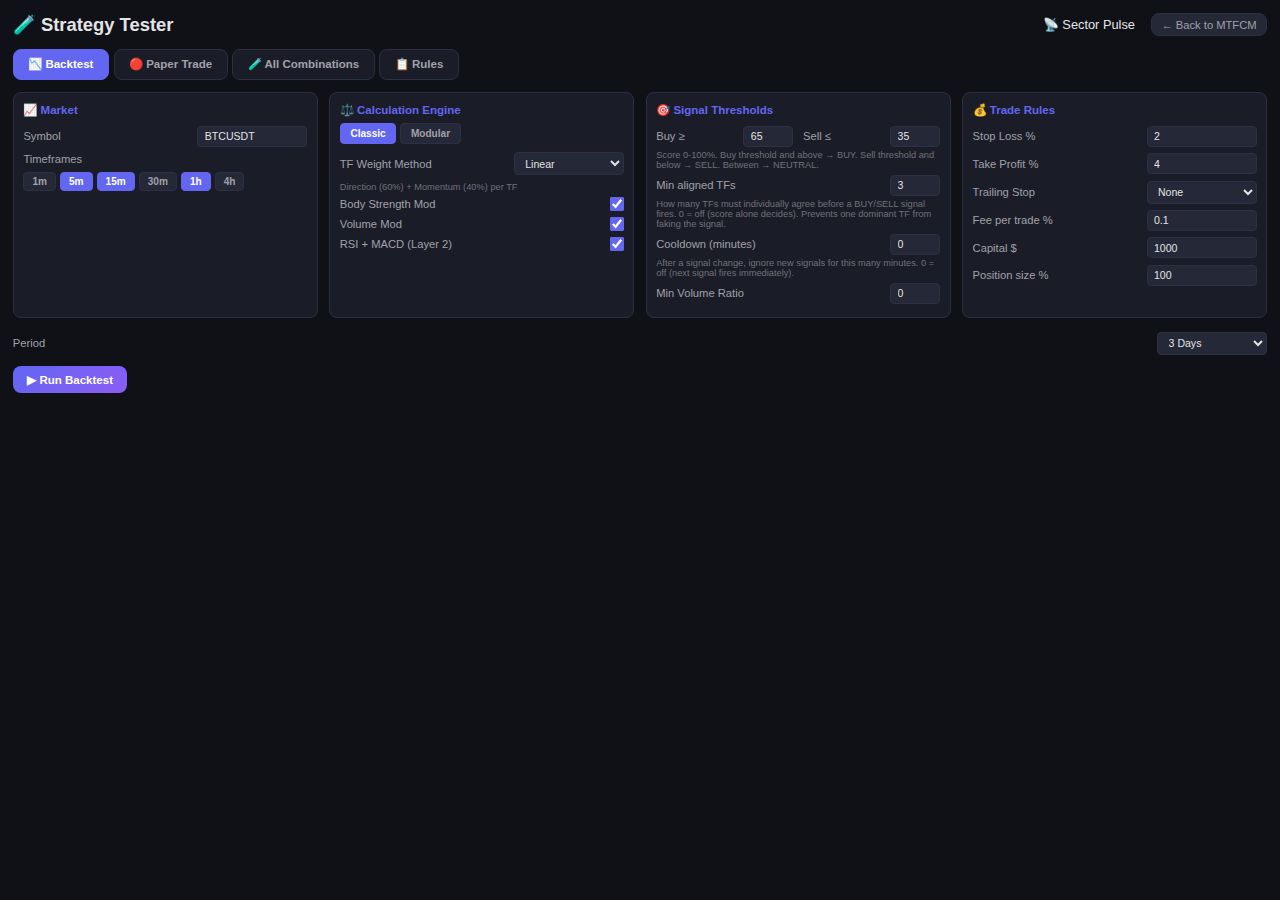
<file: backtest.html>
<!DOCTYPE html>
<html lang="en">
<head>
<meta charset="UTF-8">
<meta name="viewport" content="width=device-width, initial-scale=1.0">
<meta http-equiv="Content-Security-Policy" content="default-src 'self'; script-src 'self' 'unsafe-inline'; style-src 'self' 'unsafe-inline'; connect-src https://api.binance.com https://api1.binance.com https://api2.binance.com https://api3.binance.com;">
<meta name="referrer" content="no-referrer">
<meta http-equiv="X-Content-Type-Options" content="nosniff">
<title>MTFCM v4.9.4 — Strategy Tester</title>
<style>
:root{--bg:#0f1117;--bg2:#1a1d27;--bg3:#252836;--bg4:#303348;--text:#e4e4e7;--text2:#a1a1aa;--muted:#71717a;--accent:#6366f1;--accent2:#8b5cf6;--bull:#22c55e;--bear:#ef4444;--neutral:#eab308;--border:#2d3044;--radius:8px;}
*{margin:0;padding:0;box-sizing:border-box;}body{background:var(--bg);color:var(--text);font-family:'Inter',-apple-system,sans-serif;min-height:100vh;}a{color:var(--accent);text-decoration:none;}
.app{max-width:1440px;margin:0 auto;padding:0.8rem;}
.header{display:flex;align-items:center;justify-content:space-between;margin-bottom:0.8rem;flex-wrap:wrap;gap:0.5rem;}
.header h1{font-size:1.15rem;display:flex;align-items:center;gap:0.4rem;}.back-link{font-size:0.7rem;color:var(--text2);padding:0.3rem 0.6rem;background:var(--bg3);border-radius:var(--radius);border:1px solid var(--border);}
.mode-tabs{display:flex;gap:0.3rem;margin-bottom:0.8rem;flex-wrap:wrap;}
.mode-tab{padding:0.45rem 0.9rem;font-size:0.72rem;font-weight:600;border:1.5px solid var(--border);border-radius:var(--radius);cursor:pointer;background:var(--bg2);color:var(--text2);transition:all 0.15s;font-family:inherit;}
.mode-tab.active{background:var(--accent);color:#fff;border-color:var(--accent);}.mode-tab:hover:not(.active){border-color:var(--accent);color:var(--text);}
.mode-content{display:none;}.mode-content.active{display:block;}
.config-grid{display:grid;grid-template-columns:repeat(auto-fit,minmax(280px,1fr));gap:0.7rem;margin-bottom:0.7rem;}
.config-card{background:var(--bg2);border:1px solid var(--border);border-radius:var(--radius);padding:0.6rem;}
.config-card h3{margin:0 0 0.35rem;color:var(--accent);font-size:0.72rem;display:flex;align-items:center;gap:0.3rem;}
.row{display:flex;justify-content:space-between;align-items:center;padding:0.2rem 0;font-size:0.7rem;gap:0.5rem;}
.row label{color:var(--text2);white-space:nowrap;}.row-hint{font-size:0.58rem;color:var(--muted);padding:0 0 0.1rem;}
.row select,.row input[type="number"],.row input[type="text"]{background:var(--bg3);border:1px solid var(--border);border-radius:4px;color:var(--text);padding:0.22rem 0.4rem;font-size:0.66rem;width:110px;font-family:inherit;outline:none;}
.row select:focus,.row input:focus{border-color:var(--accent);}
.row input[type="checkbox"]{accent-color:var(--accent);width:14px;height:14px;}
.tf-toggles{display:flex;gap:0.25rem;flex-wrap:wrap;margin-top:0.2rem;}
.tf-toggle{padding:0.2rem 0.5rem;font-size:0.63rem;font-weight:600;border:1.5px solid var(--border);border-radius:4px;cursor:pointer;background:var(--bg3);color:var(--text2);transition:all 0.12s;user-select:none;}
.tf-toggle.active{background:var(--accent);color:#fff;border-color:var(--accent);}
.signal-cfg{display:grid;grid-template-columns:1fr 1fr;gap:0.2rem 0.6rem;}
.comp-group{margin-bottom:0.3rem;}.comp-group-title{font-size:0.63rem;font-weight:600;color:var(--accent);margin-bottom:0.15rem;display:flex;align-items:center;gap:0.2rem;}
.comp-grid{display:flex;flex-wrap:wrap;gap:0.2rem;}
.comp-toggle{display:flex;align-items:center;gap:0.2rem;font-size:0.6rem;cursor:pointer;padding:0.15rem 0.35rem;border-radius:3px;background:var(--bg3);border:1px solid var(--border);user-select:none;transition:all 0.1s;position:relative;}
.comp-toggle.active{background:rgba(99,102,241,0.15);border-color:var(--accent);color:var(--text);}
.comp-toggle input{display:none;}.comp-toggle span{color:var(--text2);}.comp-toggle.active span{color:var(--text);}
.comp-toggle[data-tip]:hover::after{content:attr(data-tip);position:absolute;bottom:calc(100% + 6px);left:50%;transform:translateX(-50%);background:#1e2030;color:var(--text);font-size:0.56rem;font-weight:400;padding:0.35rem 0.5rem;border-radius:5px;border:1px solid var(--accent);white-space:normal;width:max-content;max-width:220px;z-index:999;line-height:1.35;box-shadow:0 4px 12px rgba(0,0,0,0.4);pointer-events:none;}
.comp-toggle[data-tip]:hover::before{content:'';position:absolute;bottom:calc(100% + 2px);left:50%;transform:translateX(-50%);border:4px solid transparent;border-top-color:var(--accent);z-index:999;pointer-events:none;}
.pat-sub-header{font-size:0.55rem;color:var(--muted);margin:0.2rem 0 0.1rem;font-weight:600;letter-spacing:0.03em;}
.pat-group-actions{display:flex;gap:0.3rem;margin-left:auto;}.pat-group-actions span{font-size:0.53rem;color:var(--accent);cursor:pointer;text-decoration:underline;opacity:0.7;}.pat-group-actions span:hover{opacity:1;}
.mode-selector{display:flex;gap:0.25rem;margin-bottom:0.35rem;}.mode-sel-btn{padding:0.25rem 0.6rem;font-size:0.63rem;font-weight:600;border:1.5px solid var(--border);border-radius:4px;cursor:pointer;background:var(--bg3);color:var(--text2);font-family:inherit;transition:all 0.12s;}
.mode-sel-btn.active{background:var(--accent);color:#fff;border-color:var(--accent);}
.mode-panel{display:none;}.mode-panel.active{display:block;}
.btn{padding:0.4rem 0.9rem;border:none;border-radius:var(--radius);font-weight:700;font-size:0.72rem;cursor:pointer;transition:all 0.15s;font-family:inherit;display:inline-flex;align-items:center;gap:0.3rem;}
.btn-primary{background:linear-gradient(135deg,var(--accent),var(--accent2));color:#fff;}.btn-primary:hover{box-shadow:0 4px 16px rgba(99,102,241,0.3);transform:translateY(-1px);}
.btn-primary:disabled{opacity:0.4;cursor:not-allowed;transform:none;box-shadow:none;}.btn-danger{background:linear-gradient(135deg,var(--bear),#dc2626);color:#fff;}
.btn-secondary{background:var(--bg3);color:var(--text2);border:1px solid var(--border);}.btn-secondary:hover{border-color:var(--accent);color:var(--text);}
.btn-row{display:flex;gap:0.4rem;align-items:center;margin:0.5rem 0;flex-wrap:wrap;}
.progress-bar{width:100%;height:5px;background:var(--bg3);border-radius:3px;overflow:hidden;display:none;}.progress-fill{height:100%;background:linear-gradient(90deg,var(--accent),var(--accent2));transition:width 0.2s;width:0%;}
.status{font-size:0.66rem;color:var(--text2);min-height:1rem;}
.tabs{display:flex;gap:0;border-bottom:1px solid var(--border);margin-bottom:0.7rem;}
.tab{padding:0.35rem 0.7rem;font-size:0.7rem;color:var(--text2);cursor:pointer;border:none;border-bottom:2px solid transparent;background:none;font-family:inherit;transition:all 0.12s;}
.tab.active{color:var(--accent);border-bottom-color:var(--accent);font-weight:600;}.tab:hover:not(.active){color:var(--text);}
.tab-content{display:none;}.tab-content.active{display:block;}
.stats-grid{display:grid;grid-template-columns:repeat(auto-fit,minmax(110px,1fr));gap:0.35rem;margin-bottom:0.7rem;}
.stat-card{background:var(--bg2);border:1px solid var(--border);border-radius:var(--radius);padding:0.45rem;text-align:center;}
.stat-card .val{font-size:0.95rem;font-weight:700;display:block;font-family:'JetBrains Mono',monospace;}.stat-card .lbl{font-size:0.56rem;color:var(--text2);margin-top:0.08rem;}
.val.green{color:var(--bull);}.val.red{color:var(--bear);}.val.yellow{color:var(--neutral);}.val.accent{color:var(--accent);}
.table-wrap{overflow-x:auto;max-height:380px;overflow-y:auto;border:1px solid var(--border);border-radius:var(--radius);}
table{width:100%;border-collapse:collapse;font-size:0.66rem;}th{background:var(--bg3);color:var(--text2);padding:0.3rem 0.45rem;text-align:left;font-weight:600;position:sticky;top:0;z-index:1;}
td{padding:0.25rem 0.45rem;border-bottom:1px solid rgba(45,48,68,0.5);}tr:hover td{background:rgba(99,102,241,0.04);}
.win{color:var(--bull);font-weight:600;}.loss{color:var(--bear);font-weight:600;}
.tag{display:inline-block;padding:0.08rem 0.25rem;border-radius:3px;font-size:0.58rem;font-weight:600;white-space:nowrap;}
.tag-buy{background:rgba(34,197,94,0.15);color:var(--bull);}.tag-sell{background:rgba(239,68,68,0.15);color:var(--bear);}.tag-neutral{background:rgba(234,179,8,0.15);color:var(--neutral);}
.tag-sl{background:rgba(239,68,68,0.25);color:#fca5a5;}.tag-tp{background:rgba(34,197,94,0.25);color:#86efac;}.tag-sig{background:rgba(99,102,241,0.15);color:var(--accent);}
.equity-chart{width:100%;height:200px;background:var(--bg2);border:1px solid var(--border);border-radius:var(--radius);margin-bottom:0.7rem;}
.matrix-wrap{overflow-x:auto;margin-bottom:0.8rem;}.matrix{border-collapse:collapse;font-size:0.6rem;width:100%;}
.matrix th{background:var(--bg3);padding:0.28rem 0.4rem;font-weight:600;white-space:nowrap;}
.matrix td{padding:0.28rem 0.4rem;text-align:center;font-weight:600;font-family:'JetBrains Mono',monospace;border:1px solid var(--border);}
.matrix .row-label{text-align:left;background:var(--bg3);color:var(--text2);font-family:inherit;font-weight:500;white-space:nowrap;}
.live-panel{background:var(--bg2);border:1px solid var(--border);border-radius:var(--radius);padding:0.7rem;margin-bottom:0.7rem;}
.live-header{display:flex;align-items:center;justify-content:space-between;margin-bottom:0.4rem;flex-wrap:wrap;gap:0.3rem;}
.live-status{display:flex;align-items:center;gap:0.4rem;font-size:0.72rem;font-weight:600;}
.live-dot{width:8px;height:8px;border-radius:50%;background:var(--muted);}.live-dot.active{background:var(--bull);animation:lp 1.5s infinite;}
@keyframes lp{0%,100%{opacity:1;}50%{opacity:0.4;}}
.live-stats{display:flex;gap:0.8rem;flex-wrap:wrap;font-size:0.68rem;}.live-stat{display:flex;flex-direction:column;align-items:center;}.live-stat .lv{font-weight:700;font-size:0.82rem;}.live-stat .ll{color:var(--text2);font-size:0.56rem;}
.live-log{max-height:180px;overflow-y:auto;font-size:0.63rem;font-family:'JetBrains Mono',monospace;background:var(--bg);border:1px solid var(--border);border-radius:4px;padding:0.35rem;margin-top:0.4rem;}
.log-entry{padding:0.12rem 0;border-bottom:1px solid rgba(45,48,68,0.3);}.log-time{color:var(--muted);}.log-buy{color:var(--bull);}.log-sell{color:var(--bear);}.log-info{color:var(--accent);}
.rules-card{background:var(--bg2);border:1px solid var(--border);border-radius:var(--radius);padding:0.7rem;margin-bottom:0.7rem;}
.rules-card h3{color:var(--accent);margin-bottom:0.35rem;font-size:0.78rem;}.rule-section{margin-bottom:0.4rem;}
.rule-section strong{color:var(--text);font-size:0.7rem;display:block;margin-bottom:0.1rem;}.rule-section p{color:var(--text2);font-size:0.66rem;line-height:1.5;}
code{background:var(--bg3);padding:0.08rem 0.22rem;border-radius:3px;font-size:0.61rem;color:var(--accent);}
.trail-extra{display:none;margin-top:0.15rem;}
/* TOOLTIP SYSTEM */
[data-tip]{position:relative;cursor:help;}
[data-tip]::after{content:attr(data-tip);position:absolute;bottom:calc(100% + 6px);left:50%;transform:translateX(-50%);background:#1e2030;color:#d4d4d8;font-size:0.6rem;font-weight:400;line-height:1.45;padding:0.35rem 0.5rem;border-radius:6px;border:1px solid var(--accent);white-space:normal;width:max-content;max-width:260px;z-index:99;opacity:0;pointer-events:none;transition:opacity 0.15s;box-shadow:0 4px 12px rgba(0,0,0,0.4);text-align:left;font-family:'Inter',-apple-system,sans-serif;}
[data-tip]::before{content:'';position:absolute;bottom:calc(100% + 2px);left:50%;transform:translateX(-50%);border:4px solid transparent;border-top-color:var(--accent);z-index:99;opacity:0;pointer-events:none;transition:opacity 0.15s;}
[data-tip]:hover::after,[data-tip]:hover::before{opacity:1;}
.tip-right::after{left:auto;right:0;transform:none;}.tip-right::before{left:auto;right:10px;transform:none;}
.tip-left::after{left:0;transform:none;}.tip-left::before{left:10px;transform:none;}
.tip-down::after{bottom:auto;top:calc(100% + 6px);}.tip-down::before{bottom:auto;top:calc(100% + 2px);border-top-color:transparent;border-bottom-color:var(--accent);}
.explain{font-size:0.6rem;color:var(--muted);line-height:1.5;padding:0.2rem 0;border-left:2px solid var(--border);padding-left:0.4rem;margin:0.15rem 0 0.25rem;}
.explain b{color:var(--text2);font-weight:600;}.explain code{font-size:0.56rem;}
.pat-grid{display:flex;flex-wrap:wrap;gap:0.2rem;max-height:140px;overflow-y:auto;padding-right:0.2rem;}
.pat-grid::-webkit-scrollbar{width:3px;}.pat-grid::-webkit-scrollbar-thumb{background:var(--border);border-radius:2px;}
.comp-toggle.bull-pat{border-left:2px solid var(--bull);}.comp-toggle.bear-pat{border-left:2px solid var(--bear);}.comp-toggle.neut-pat{border-left:2px solid var(--neutral);}
.side-tabs{display:flex;gap:0;margin-bottom:0.4rem;border-bottom:2px solid var(--border);}.side-tab{flex:1;padding:0.35rem 0.5rem;font-size:0.68rem;font-weight:700;text-align:center;cursor:pointer;border:none;background:none;color:var(--text2);font-family:inherit;transition:all 0.12s;border-bottom:2px solid transparent;margin-bottom:-2px;}
.side-tab.active{border-bottom-color:var(--accent);color:var(--text);}.side-tab:hover:not(.active){color:var(--text);background:rgba(99,102,241,0.04);}
.side-tab.buy-tab.active{border-bottom-color:var(--bull);color:var(--bull);}.side-tab.sell-tab.active{border-bottom-color:var(--bear);color:var(--bear);}
.side-panel{display:none;}.side-panel.active{display:block;}
.side-label{font-size:0.55rem;font-weight:600;padding:0.15rem 0.4rem;border-radius:3px;margin-bottom:0.3rem;display:inline-block;}
.side-label.buy{background:rgba(34,197,94,0.12);color:var(--bull);}.side-label.sell{background:rgba(239,68,68,0.12);color:var(--bear);}
.side-count{font-size:0.55rem;color:var(--muted);margin-left:0.3rem;font-weight:400;}
@media(max-width:768px){.config-grid{grid-template-columns:1fr;}.stats-grid{grid-template-columns:repeat(3,1fr);}.signal-cfg{grid-template-columns:1fr;}[data-tip]::after{max-width:200px;font-size:0.55rem;}}
</style>
</head>
<body>
<div class="app">
    <div class="header"><h1>🧪 Strategy Tester</h1><a href="./sector-pulse.html" style="color:var(--text-muted);text-decoration:none;font-size:0.8rem;margin-left:auto;margin-right:8px;">📡 Sector Pulse</a><a href="./index.html" class="back-link">← Back to MTFCM</a></div>

    <div class="mode-tabs">
        <button class="mode-tab active" data-mode="backtest">📉 Backtest</button>
        <button class="mode-tab" data-mode="live">🔴 Paper Trade</button>
        <button class="mode-tab" data-mode="matrix">🧪 All Combinations</button>
        <button class="mode-tab" data-mode="rules">📋 Rules</button>
    </div>

    <!-- ======== SHARED CONFIG ======== -->
    <div class="config-grid">
        <!-- MARKET -->
        <div class="config-card">
            <h3>📈 Market</h3>
            <div class="row"><label>Symbol</label><input type="text" id="cfgSymbol" value="BTCUSDT"></div>
            <div class="row"><label>Timeframes</label></div>
            <div class="tf-toggles" id="tfToggles">
                <div class="tf-toggle" data-tf="1m">1m</div>
                <div class="tf-toggle active" data-tf="5m">5m</div>
                <div class="tf-toggle active" data-tf="15m">15m</div>
                <div class="tf-toggle" data-tf="30m">30m</div>
                <div class="tf-toggle active" data-tf="1h">1h</div>
                <div class="tf-toggle" data-tf="4h">4h</div>
            </div>
        </div>

        <!-- CALCULATION MODE -->
        <div class="config-card">
            <h3>⚖️ Calculation Engine</h3>
            <div class="mode-selector">
                <button class="mode-sel-btn active" data-calcmode="classic" onclick="setCalcMode('classic')">Classic</button>
                <button class="mode-sel-btn" data-calcmode="modular" onclick="setCalcMode('modular')">Modular</button>
            </div>
            <div class="row"><label>TF Weight Method</label>
                <select id="cfgMethod"><option value="equal">Equal</option><option value="linear" selected>Linear</option><option value="exponential">Exponential</option><option value="tiered">Tiered</option></select>
            </div>

            <!-- CLASSIC MODE -->
            <div class="mode-panel active" id="panelClassic">
                <div class="row-hint" style="margin-top:0.2rem;">Direction (60%) + Momentum (40%) per TF</div>
                <div class="row"><label>Body Strength Mod</label><input type="checkbox" id="cfgBodyMod" checked></div>
                <div class="row"><label>Volume Mod</label><input type="checkbox" id="cfgVolMod" checked></div>
                <div class="row"><label>RSI + MACD (Layer 2)</label><input type="checkbox" id="cfgIndMod" checked></div>
            </div>

            <!-- MODULAR MODE -->
            <div class="mode-panel" id="panelModular">
                <div class="row-hint" style="margin-top:0.2rem;">Configure separate Buy and Sell setups. Each side scores independently. Nothing selected by default.</div>
                <div class="side-tabs">
                    <button class="side-tab buy-tab active" onclick="setSide('buy')">🟢 Buy Setup <span class="side-count" id="buyCount">(0)</span></button>
                    <button class="side-tab sell-tab" onclick="setSide('sell')">🔴 Sell Setup <span class="side-count" id="sellCount">(0)</span></button>
                </div>
                <div class="side-panel active" id="sideBuy"></div>
                <div class="side-panel" id="sideSell"></div>
            </div>
        </div>

        <!-- SIGNAL THRESHOLDS -->
        <div class="config-card">
            <h3>🎯 Signal Thresholds</h3>
            <div class="signal-cfg">
                <div class="row"><label>Buy ≥</label><input type="number" id="cfgBuy" value="65" min="50" max="100" style="width:50px;"></div>
                <div class="row"><label>Sell ≤</label><input type="number" id="cfgSell" value="35" min="0" max="50" style="width:50px;"></div>
            </div>
            <div class="row-hint">Score 0-100%. Buy threshold and above → BUY. Sell threshold and below → SELL. Between → NEUTRAL.</div>
            <div class="row"><label>Min aligned TFs</label><input type="number" id="cfgMinAlign" value="3" min="0" max="6" style="width:50px;"></div>
            <div class="row-hint">How many TFs must individually agree before a BUY/SELL signal fires. 0 = off (score alone decides). Prevents one dominant TF from faking the signal.</div>
            <div class="row"><label>Cooldown (minutes)</label><input type="number" id="cfgCooldown" value="0" min="0" max="1440" style="width:50px;"></div>
            <div class="row-hint">After a signal change, ignore new signals for this many minutes. 0 = off (next signal fires immediately).</div>
            <div class="row"><label>Min Volume Ratio</label><input type="number" id="cfgMinVol" value="0" step="0.1" min="0" max="5" style="width:50px;"></div>
        </div>

        <!-- TRADE RULES -->
        <div class="config-card">
            <h3>💰 Trade Rules</h3>
            <div class="row"><label>Stop Loss %</label><input type="number" id="cfgSL" value="2" step="0.25" min="0.25" max="30"></div>
            <div class="row"><label>Take Profit %</label><input type="number" id="cfgTP" value="4" step="0.25" min="0.25" max="100"></div>
            <div class="row"><label>Trailing Stop</label>
                <select id="cfgTrailType" onchange="toggleTrailOpts()">
                    <option value="none">None</option>
                    <option value="breakeven">Breakeven @ 50% TP</option>
                    <option value="trailing">Trailing %</option>
                    <option value="step">Step trailing</option>
                </select>
            </div>
            <div class="trail-extra" id="trailPctRow"><div class="row"><label>Trail distance %</label><input type="number" id="cfgTrailPct" value="1" step="0.25" min="0.25" max="20" style="width:60px;"></div>
                <div class="row-hint">SL follows highest price minus this %</div></div>
            <div class="trail-extra" id="trailStepRow"><div class="row"><label>Step size %</label><input type="number" id="cfgTrailStep" value="1" step="0.25" min="0.25" max="10" style="width:60px;"></div>
                <div class="row-hint">For every X% gain, SL moves up X%</div></div>
            <div class="row"><label>Fee per trade %</label><input type="number" id="cfgFee" value="0.1" step="0.01" min="0" max="1"></div>
            <div class="row"><label>Capital $</label><input type="number" id="cfgCapital" value="1000" step="100" min="100"></div>
            <div class="row"><label>Position size %</label><input type="number" id="cfgPosSize" value="100" min="10" max="100" step="10"></div>
        </div>
    </div>

    <!-- ======== BACKTEST ======== -->
    <div class="mode-content active" id="mode-backtest">
        <div class="row" style="margin-bottom:0.4rem;"><label>Period</label>
            <select id="cfgPeriod"><option value="24h">24h</option><option value="3d" selected>3 Days</option><option value="7d">7 Days</option><option value="14d">14 Days</option><option value="30d">30 Days</option></select></div>
        <div class="btn-row">
            <button class="btn btn-primary" id="btnBT" onclick="runBacktest()">▶ Run Backtest</button>
            <button class="btn btn-secondary" id="btnExpBT" onclick="exportCSV('bt')" style="display:none;">📥 CSV</button>
            <div class="status" id="btS"></div></div>
        <div class="progress-bar" id="btP"><div class="progress-fill" id="btF"></div></div>
        <div id="btR" style="display:none;">
            <div class="tabs"><button class="tab active" data-tab="bts">Summary</button><button class="tab" data-tab="btt">Trades</button><button class="tab" data-tab="bte">Equity</button></div>
            <div class="tab-content active" id="tab-bts"><div class="stats-grid" id="btStats"></div><div id="btSigB"></div></div>
            <div class="tab-content" id="tab-btt"><div class="table-wrap"><table id="btTbl"><thead></thead><tbody></tbody></table></div></div>
            <div class="tab-content" id="tab-bte"><canvas class="equity-chart" id="btChart"></canvas></div>
        </div>
    </div>

    <!-- ======== LIVE ======== -->
    <div class="mode-content" id="mode-live">
        <div class="btn-row">
            <button class="btn btn-primary" id="btnLiveStart" onclick="startLive()">🔴 Start Paper Trading</button>
            <button class="btn btn-danger" id="btnLiveStop" onclick="stopLive()" style="display:none;">⏹ Stop</button>
            <button class="btn btn-secondary" id="btnExpLive" onclick="exportCSV('live')" style="display:none;">📥 CSV</button>
            <div class="status" id="liveS"></div></div>
        <div class="live-panel" id="livePanel" style="display:none;">
            <div class="live-header"><div class="live-status"><div class="live-dot" id="liveDot"></div><span id="liveLbl">—</span></div>
                <div class="live-stats">
                    <div class="live-stat"><span class="lv" id="lP">—</span><span class="ll">Price</span></div>
                    <div class="live-stat"><span class="lv" id="lC">—</span><span class="ll">Confluence</span></div>
                    <div class="live-stat"><span class="lv" id="lSig">—</span><span class="ll">Signal</span></div>
                    <div class="live-stat"><span class="lv" id="lT">0</span><span class="ll">Trades</span></div>
                    <div class="live-stat"><span class="lv" id="lPnL">$0</span><span class="ll">P&L</span></div>
                    <div class="live-stat"><span class="lv" id="lWR">—</span><span class="ll">Win%</span></div>
                    <div class="live-stat"><span class="lv" id="lPos">None</span><span class="ll">Position</span></div>
                </div>
            </div><div class="live-log" id="liveLog"></div>
        </div>
        <div id="liveR" style="display:none;"><h3 style="margin-bottom:0.4rem;font-size:0.78rem;">Session Results</h3>
            <div class="stats-grid" id="liveStats"></div>
            <div class="table-wrap"><table id="liveTbl"><thead></thead><tbody></tbody></table></div></div>
    </div>

    <!-- ======== MATRIX ======== -->
    <div class="mode-content" id="mode-matrix">
        <p style="font-size:0.7rem;color:var(--text2);margin-bottom:0.4rem;">
            Tests every combination. <span style="color:var(--bull);">Green</span>=profit · <span style="color:var(--bear);">Red</span>=loss · 🏆=best.
            Classic tests 4 methods × 8 modifier combos. Modular tests 4 methods × 6 component groups (applied to both Buy & Sell sides).</p>
        <div class="row" style="margin-bottom:0.3rem;"><label>Period</label>
            <select id="cfgMatPeriod"><option value="24h">24h</option><option value="3d" selected>3 Days</option><option value="7d">7 Days</option><option value="14d">14 Days</option></select></div>
        <div class="row" style="margin-bottom:0.4rem;"><label>Test Mode</label>
            <select id="cfgMatMode"><option value="classic">Classic (4×8 = 32)</option><option value="modular">Modular (4×6 = 24)</option></select></div>
        <div class="btn-row">
            <button class="btn btn-primary" id="btnMat" onclick="runMatrix()">🧪 Run All Combinations</button>
            <button class="btn btn-secondary" id="btnExpMat" onclick="exportCSV('matrix')" style="display:none;">📥 CSV</button>
            <div class="status" id="matS"></div></div>
        <div class="progress-bar" id="matP"><div class="progress-fill" id="matF"></div></div>
        <div id="matR"></div>
    </div>

    <!-- ======== RULES ======== -->
    <div class="mode-content" id="mode-rules">
        <div class="rules-card"><h3>📋 Complete Rules & Methodology</h3>
            <div class="rule-section"><strong>1. Two Calculation Modes</strong>
                <p><b>Classic:</b> Each TF scored via Direction (60%) + Momentum (40%). Modifiers (Body/Vol) adjust TF weight.<br>
                <b>Modular:</b> Separate Buy & Sell setups. Pick components for each side independently. Each enabled component returns ±1 per TF. Average of enabled component scores = TF score. Then TF weight method applies. Buy side scores bullish confluence, Sell side scores bearish confluence.</p></div>
            <div class="rule-section"><strong>2. Classic — Direction [-1 to +1]</strong>
                <p><code>Candle dir</code> ±0.25 · <code>Close position</code> ±0.25 · <code>Price/EMA21</code> ±0.25 · <code>EMA21/EMA50</code> ±0.25</p></div>
            <div class="rule-section"><strong>3. Classic — Momentum [-1 to +1]</strong>
                <p><code>RSI zone</code> ±0.5 · <code>RSI dir</code> ±0.15 · <code>MACD hist</code> ±0.25 · <code>MACD cross</code> ±0.3 (clamped ±1)</p></div>
            <div class="rule-section"><strong>4. Modular Components — Buy/Sell Split</strong>
                <p><b>Separate setups:</b> Configure different components for Buy (entry) and Sell (exit) independently. Example: Use RSI oversold + Hammer for entries, MACD cross down + Shooting Star for exits.<br>
                <b>How it works:</b> Buy components score bullish confluence (positive scores count). Sell components score bearish confluence (negative scores count). Each side has its own MA types and periods.<br>
                <b>Classic mode note:</b> Classic uses a fixed symmetric formula (Direction + Momentum), so buy/sell split doesn't apply — the formula naturally scores both directions. Use Modular mode for per-side control.<br>
                <b>All Combinations:</b> When testing, each component group is applied to both sides simultaneously for consistent comparison.<br>
                <b>Candle:</b> Candle Dir (bull+1/bear−1), Close Pos (maps 0-1→−1 to +1)<br>
                <b>Moving Averages:</b> Choose MA types (EMA, SMA, VWAP) and periods (7, 9, 12, 21, 50, 100, 200).<br>
                &nbsp;&nbsp;• <i>Price ≥ MA:</i> Checks price vs each selected Type×Period combo. All above → +1, all below → −1, mixed → proportional.<br>
                &nbsp;&nbsp;• <i>MA Alignment:</i> Checks if MAs stack in trend order (MA7 > MA12 > MA21 for bull). Perfect stack → +1, reversed → −1. Needs 2+ periods.<br>
                <b>Momentum:</b> RSI Zone (gradual ±1), RSI Dir (±0.7), MACD Hist (±1), MACD Cross (+1/−1/0)<br>
                <b>Confirmation:</b> Body Size (large body confirms candle direction ±1, small→0), Volume Ratio (high vol confirms direction ±1, low→−0.5). These score WITH the candle direction.<br>
                <b>Candle Patterns (19):</b> Each individually selectable. Singles: Doji, Hammer, Inv Hammer, Hanging Man, Shooting Star, Marubozu, Spinning Top. Doubles: Bull/Bear Engulfing, Bull/Bear Harami, Piercing, Dark Cloud, Tweezer Top/Bot. Triples: Morning/Evening Star, 3 Soldiers, 3 Crows.<br>
                <b>Market Signals:</b> Vol (spike/high/low), MACD (up/down/cross), RSI (OB/OS), Wick rejections, Body/Indecision</p></div>
            <div class="rule-section"><strong>5. Signal Thresholds</strong>
                <p>≥Buy threshold + aligned TFs met → BUY · ≤Sell threshold + aligned TFs met → SELL · Otherwise → NEUTRAL<br>
                Min aligned TFs requires that many TFs to individually agree before signal fires (0=off). Cooldown locks signal for N minutes (0=off). Min Volume requires vol ratio above threshold.</p></div>
            <div class="rule-section"><strong>6. Trailing Stop Options</strong>
                <p><b>None:</b> Fixed SL only.<br><b>Breakeven:</b> SL moves to entry when 50% of TP reached.<br>
                <b>Trailing %:</b> SL follows highest-price-since-entry minus trail%. Always ratchets up.<br>
                <b>Step:</b> For every X% price rises, SL moves up X%. E.g. step=1%: price +2%→SL moves +2% from entry.</p></div>
            <div class="rule-section"><strong>7. Trade Execution</strong>
                <p>Entry: BUY → open at close. Exits: SL (low≤SL), TP (high≥TP), Signal (SELL/NEUTRAL). Spot only, no shorts. Fees on entry+exit.</p></div>
            <div class="rule-section"><strong>8. All Combinations Matrix</strong>
                <p><b>Classic mode:</b> 4 methods × 8 modifier combos (None/Body/Vol/Ind/Body+Vol/Body+Ind/Vol+Ind/All) = 32 tests.<br>
                <b>Modular mode:</b> 4 methods × 6 component groups applied to both Buy & Sell sides = 24 tests.<br>
                Finds which setup works best for the selected coin & period.</p></div>
            <div class="rule-section"><strong>9. Limitations</strong>
                <p>Uses close prices; real execution differs. SL/TP on candle high/low. Historical ≠ future. Educational only.</p></div>
        </div>
    </div>
</div>

<script>
// ============================================
// CONSTANTS
// ============================================
const WM={"equal":{"1m":1,"5m":1,"15m":1,"30m":1,"1h":1,"4h":1},"linear":{"1m":1,"5m":2,"15m":3,"30m":4,"1h":5,"4h":6},"exponential":{"1m":1,"5m":2,"15m":4,"30m":8,"1h":16,"4h":32},"tiered":{"1m":1,"5m":3,"15m":3,"30m":7,"1h":7,"4h":15}};
const TFM={"1m":1,"5m":5,"15m":15,"30m":30,"1h":60,"4h":240};
const PM={'24h':864e5,'3d':2592e5,'7d':6048e5,'14d':12096e5,'30d':25920e5};
let btResult=null,liveState=null,matResult=null,calcMode='classic',activeSide='buy';

// ============================================
// MODULAR BUY/SELL PANEL BUILDER
// ============================================
const COMP_DEFS=[
    {group:'📐 Direction',sub:'— Where is price heading?',items:[
        {section:'🕯️ Candle'},
        {id:'candleDir',label:'Candle Dir',tip:'Is the candle bullish or bearish? Close > Open → +1 (bullish), Close < Open → −1 (bearish)'},
        {id:'closePos',label:'Close Pos',tip:'Where did price close within the candle range? Close near high → +1, close near low → −1, middle → 0'},
        {section:'📊 Moving Averages'},
        {maRow:true},
        {id:'priceAboveMA',label:'Price ≥ MA',tip:'Is price above each selected MA? All above → +1, all below → −1, mixed → proportional'},
        {id:'maAlignment',label:'MA Alignment',tip:'Are MAs stacked in trend order? Perfect bull stack → +1, reversed → −1. Needs 2+ periods'},
    ]},
    {group:'📈 Momentum',sub:'— How strong is the move?',items:[
        {id:'rsiZone',label:'RSI Zone',tip:'RSI > 60 → bullish momentum (+1). RSI < 40 → bearish (−1). 40-60 → neutral'},
        {id:'rsiDir',label:'RSI Dir',tip:'RSI rising → +0.7 (momentum building), Falling → −0.7'},
        {id:'macdHist',label:'MACD Hist',tip:'Positive histogram → +1 (bullish), Negative → −1 (bearish)'},
        {id:'macdCross',label:'MACD Cross',tip:'Crossed up → +1, Crossed down → −1, No cross → 0'},
    ]},
    {group:'⚡ Confirmation',sub:'— Does volume/body confirm?',items:[
        {id:'bodyStr',label:'Body Size',tip:'Big body (>70%) → confirms direction (±1). Small (<40%) → no conviction (0)'},
        {id:'volRatio',label:'Volume Ratio',tip:'High vol (2.5x+) → confirms direction (±1). Low vol (<0.6x) → caution (−0.5)'},
    ]},
    {group:'🕯️ Candle Patterns',sub:'— Candlestick formations',patActions:true,items:[
        {section:'Single Candle'},
        {id:'pat_doji',label:'✚ Doji',tip:'Indecision. Score: 0'},
        {id:'pat_hammer',label:'🔨 Hammer',tip:'Bullish reversal. Score: +1',side:'buy'},
        {id:'pat_invHammer',label:'⚒️ Inv Hammer',tip:'Potential bullish reversal. Score: +1',side:'buy'},
        {id:'pat_hangingMan',label:'🧍 Hanging Man',tip:'Bearish warning. Score: −1',side:'sell'},
        {id:'pat_shootStar',label:'💫 Shoot Star',tip:'Bearish reversal. Score: −1',side:'sell'},
        {id:'pat_marubozu',label:'▮ Marubozu',tip:'Full conviction. Score: ±1 with direction'},
        {id:'pat_spinTop',label:'🔄 Spin Top',tip:'Weak indecision. Score: 0'},
        {section:'Two Candle'},
        {id:'pat_bullEngulf',label:'🟢⬆ Bull Engulf',tip:'Strong bullish reversal. Score: +1',side:'buy'},
        {id:'pat_bearEngulf',label:'🔴⬇ Bear Engulf',tip:'Strong bearish reversal. Score: −1',side:'sell'},
        {id:'pat_bullHarami',label:'🟢 Bull Harami',tip:'Potential reversal. Score: +1',side:'buy'},
        {id:'pat_bearHarami',label:'🔴 Bear Harami',tip:'Potential reversal. Score: −1',side:'sell'},
        {id:'pat_piercing',label:'🗡️ Piercing',tip:'Bullish piercing. Score: +1',side:'buy'},
        {id:'pat_darkCloud',label:'☁️ Dark Cloud',tip:'Bearish dark cloud. Score: −1',side:'sell'},
        {id:'pat_twzTop',label:'🔝 Tweez Top',tip:'Double top rejection. Score: −1',side:'sell'},
        {id:'pat_twzBot',label:'🔻 Tweez Bot',tip:'Double bottom support. Score: +1',side:'buy'},
        {section:'Three Candle'},
        {id:'pat_mornStar',label:'🌅 Morning Star',tip:'Strong bullish reversal. Score: +1',side:'buy'},
        {id:'pat_eveStar',label:'🌆 Evening Star',tip:'Strong bearish reversal. Score: −1',side:'sell'},
        {id:'pat_3soldiers',label:'💂 3 Soldiers',tip:'Very bullish. Score: +1',side:'buy'},
        {id:'pat_3crows',label:'🐦‍⬛ 3 Crows',tip:'Very bearish. Score: −1',side:'sell'},
    ]},
    {group:'📡 Market Signals',sub:'— Real-time alert conditions',items:[
        {id:'sigVol',label:'Vol Signals',tip:'Volume spike/high/low detection'},
        {id:'sigMacd',label:'MACD Signals',tip:'MACD crossover events'},
        {id:'sigRsi',label:'RSI Signals',tip:'RSI extreme zone alerts'},
        {id:'sigWick',label:'Wick Reject',tip:'Long wick rejection signals'},
        {id:'sigCandle',label:'Candle Signals',tip:'Engulfing/body/indecision signals'},
    ]},
];

function buildSidePanel(side){
    const container=document.getElementById(side==='buy'?'sideBuy':'sideSell');
    const prefix=side;
    let html=`<span class="side-label ${side}">${side==='buy'?'🟢 BUY':'🔴 SELL'} Components</span>`;
    for(const g of COMP_DEFS){
        html+=`<div class="comp-group"><div class="comp-group-title" style="display:flex;align-items:center;">${g.group} <span style="font-weight:400;color:var(--muted);font-size:0.55rem;margin-left:0.3rem;">${g.sub}</span>`;
        if(g.patActions)html+=`<div class="pat-group-actions"><span onclick="toggleSidePatterns('${side}',true)">All</span><span onclick="toggleSidePatterns('${side}',false)">None</span></div>`;
        html+=`</div>`;
        let inGrid=false;
        for(const item of g.items){
            if(item.side && item.side !== side) continue;
            if(item.section){
                if(inGrid){html+=`</div>`;inGrid=false;}
                html+=`<div class="pat-sub-header">${item.section}</div>`;
            }else if(item.maRow){
                if(inGrid){html+=`</div>`;inGrid=false;}
                html+=`<div style="display:flex;align-items:center;gap:0.3rem;margin-bottom:0.2rem;flex-wrap:wrap;">`;
                html+=`<span style="font-size:0.55rem;color:var(--muted);font-weight:600;">Type:</span>`;
                html+=`<label class="comp-toggle ma-type-toggle" data-tip="EMA — more weight to recent prices"><input type="checkbox" data-matype="${prefix}_ema"><span>EMA</span></label>`;
                html+=`<label class="comp-toggle ma-type-toggle" data-tip="SMA — equal weight to all prices"><input type="checkbox" data-matype="${prefix}_sma"><span>SMA</span></label>`;
                html+=`<label class="comp-toggle ma-type-toggle" data-tip="VWAP — volume weighted average"><input type="checkbox" data-matype="${prefix}_vwap"><span>VWAP</span></label>`;
                html+=`</div>`;
                html+=`<div style="display:flex;align-items:center;gap:0.3rem;margin-bottom:0.25rem;flex-wrap:wrap;">`;
                html+=`<span style="font-size:0.55rem;color:var(--muted);font-weight:600;">Periods:</span>`;
                for(const p of [7,9,12,21,50,100,200])html+=`<span class="tf-toggle ma-period-toggle ${prefix}-period" data-period="${p}">${p}</span>`;
                html+=`</div>`;
            }else{
                if(!inGrid){html+=`<div class="comp-grid">`;inGrid=true;}
                html+=`<label class="comp-toggle" data-tip="${item.tip}"><input type="checkbox" data-comp="${prefix}_${item.id}"><span>${item.label}</span></label>`;
            }
        }
        if(inGrid)html+=`</div>`;
        html+=`</div>`;
    }
    container.innerHTML=html;
    // Wire up toggle clicks
    container.querySelectorAll('.comp-toggle:not(.ma-type-toggle)').forEach(e=>e.addEventListener('click',()=>{const cb=e.querySelector('input');cb.checked=!cb.checked;e.classList.toggle('active',cb.checked);updateSideCount(side);}));
    container.querySelectorAll('.ma-type-toggle').forEach(e=>e.addEventListener('click',()=>{const cb=e.querySelector('input');cb.checked=!cb.checked;e.classList.toggle('active',cb.checked);}));
    container.querySelectorAll('.ma-period-toggle').forEach(e=>e.addEventListener('click',()=>e.classList.toggle('active')));
}

function setSide(side){
    activeSide=side;
    document.querySelectorAll('.side-tab').forEach(t=>t.classList.remove('active'));
    document.querySelector(`.side-tab.${side}-tab`).classList.add('active');
    document.querySelectorAll('.side-panel').forEach(p=>p.classList.remove('active'));
    document.getElementById(side==='buy'?'sideBuy':'sideSell').classList.add('active');
}

function updateSideCount(side){
    const container=document.getElementById(side==='buy'?'sideBuy':'sideSell');
    const count=container.querySelectorAll('.comp-toggle:not(.ma-type-toggle) input:checked').length;
    document.getElementById(side+'Count').textContent=`(${count})`;
}

function toggleSidePatterns(side,on){
    const container=document.getElementById(side==='buy'?'sideBuy':'sideSell');
    container.querySelectorAll('[data-comp^="'+side+'_pat_"]').forEach(cb=>{cb.checked=on;cb.closest('.comp-toggle').classList.toggle('active',on);});
    updateSideCount(side);
}

function readSideComps(side){
    const container=document.getElementById(side==='buy'?'sideBuy':'sideSell');
    const comps=[];container.querySelectorAll('.comp-toggle:not(.ma-type-toggle) input:checked').forEach(e=>{if(e.dataset.comp)comps.push(e.dataset.comp.replace(side+'_',''));});
    const maTypes=[];container.querySelectorAll('.ma-type-toggle input:checked').forEach(e=>{if(e.dataset.matype)maTypes.push(e.dataset.matype.replace(side+'_',''));});
    const maPeriods=[];container.querySelectorAll('.ma-period-toggle.active').forEach(e=>maPeriods.push(+e.dataset.period));
    return{comps,maTypes:maTypes.length>0?maTypes:['ema'],maPeriods:maPeriods.length>0?maPeriods:[21,50]};
}

function setCalcMode(m){calcMode=m;document.querySelectorAll('.mode-sel-btn').forEach(b=>b.classList.toggle('active',b.dataset.calcmode===m));
document.getElementById('panelClassic').classList.toggle('active',m==='classic');document.getElementById('panelModular').classList.toggle('active',m==='modular');}
function toggleTrailOpts(){const v=document.getElementById('cfgTrailType').value;
document.getElementById('trailPctRow').style.display=v==='trailing'?'block':'none';
document.getElementById('trailStepRow').style.display=v==='step'?'block':'none';}

function getConfig(){
    const tfs=[];document.querySelectorAll('.tf-toggle.active:not(.ma-period-toggle):not(.buy-period):not(.sell-period)').forEach(e=>{if(e.dataset.tf)tfs.push(e.dataset.tf);});
    // Read buy and sell sides separately for modular mode
    const buySide=readSideComps('buy');
    const sellSide=readSideComps('sell');
    return{symbol:document.getElementById('cfgSymbol').value.toUpperCase().trim().replace(/[^A-Z0-9]/g,''),enabledTFs:tfs,method:$('cfgMethod').value,
        bodyMod:$('cfgBodyMod').checked,volMod:$('cfgVolMod').checked,indMod:$('cfgIndMod').checked,
        calcMode,
        buyComps:buySide.comps,buyMaTypes:buySide.maTypes,buyMaPeriods:buySide.maPeriods,
        sellComps:sellSide.comps,sellMaTypes:sellSide.maTypes,sellMaPeriods:sellSide.maPeriods,
        // Legacy compat — merge for old code paths
        comps:[...new Set([...buySide.comps,...sellSide.comps])],
        maTypes:[...new Set([...buySide.maTypes,...sellSide.maTypes])],
        maPeriods:[...new Set([...buySide.maPeriods,...sellSide.maPeriods])].sort((a,b)=>a-b),
        slPct:+$('cfgSL').value,tpPct:+$('cfgTP').value,
        trailType:$('cfgTrailType').value,trailPct:+$('cfgTrailPct').value,trailStep:+$('cfgTrailStep').value,
        feePct:+$('cfgFee').value,capital:+$('cfgCapital').value,posSize:+$('cfgPosSize').value/100,
        cooldown:+$('cfgCooldown').value,minVol:+$('cfgMinVol').value,
        buy:+$('cfgBuy').value,sell:+$('cfgSell').value,minAlign:+$('cfgMinAlign').value};
}

// ============================================
// INDICATORS
// ============================================
function calcEMA(d,p){if(d.length<p)return d[d.length-1]||0;const m=2/(p+1);let e=d.slice(0,p).reduce((a,b)=>a+b,0)/p;for(let i=p;i<d.length;i++)e=(d[i]-e)*m+e;return e;}
function calcSMA(d,p){if(d.length<p)return d[d.length-1]||0;return d.slice(-p).reduce((a,b)=>a+b,0)/p;}
function calcVWAP(candles){if(!candles||candles.length<2)return candles?candles[candles.length-1].close:0;let tpv=0,vol=0;for(const c of candles){const tp=(c.high+c.low+c.close)/3;tpv+=tp*c.vol;vol+=c.vol;}return vol>0?tpv/vol:candles[candles.length-1].close;}
function calcRSI(c,p=14){if(c.length<p+1)return 50;let g=0,l=0;for(let i=c.length-p;i<c.length;i++){const ch=c[i]-c[i-1];ch>=0?g+=ch:l+=Math.abs(ch);}const ag=g/p,al=l/p;return al===0?100:100-(100/(1+ag/al));}
function calcMACD(c){if(c.length<27)return{histogram:0,prevHistogram:0,crossedUp:false,crossedDown:false};const e12=calcEMA(c,12),e26=calcEMA(c,26),ml=e12-e26,sig=calcEMA([...Array(c.length-26).fill(0),ml],9),h=ml-sig;
const p=c.slice(0,-1),pm=calcEMA(p,12)-calcEMA(p,26),ps=calcEMA([...Array(p.length-26).fill(0),pm],9),ph=pm-ps;return{histogram:h,prevHistogram:ph,crossedUp:h>0&&ph<=0,crossedDown:h<0&&ph>=0};}

// ============================================
// PATTERN DETECTION (mirrors app.js exactly)
// ============================================
function getTrend(candles,idx,lb){if(idx<lb)return'neutral';let u=0,d=0;for(let i=idx-lb;i<idx;i++)candles[i].close>candles[i].open?u++:d++;return u>d+1?'up':d>u+1?'down':'neutral';}

function detectPatterns(candles,i){
    if(i<2||!candles[i])return null;
    const c=candles[i],range=c.high-c.low;if(range===0)return null;
    const body=Math.abs(c.close-c.open),bp=body/range,uw=(c.high-Math.max(c.open,c.close))/range,lw=(Math.min(c.open,c.close)-c.low)/range,bull=c.close>c.open;
    // Singles
    if(bp<0.1)return{type:'neutral',name:'Doji'};
    if(bp>0.9&&uw<0.05&&lw<0.05)return{type:bull?'bullish':'bearish',name:'Marubozu'};
    if(bp<0.3&&uw>0.25&&lw>0.25)return{type:'neutral',name:'SpinTop'};
    const trend=getTrend(candles,i,5);
    if(bp<0.35&&lw>0.6&&uw<0.1){if(trend==='down')return{type:'bullish',name:'Hammer'};if(trend==='up')return{type:'bearish',name:'HangingMan'};}
    if(bp<0.35&&uw>0.6&&lw<0.1){if(trend==='down')return{type:'bullish',name:'InvHammer'};if(trend==='up')return{type:'bearish',name:'ShootStar'};}
    // Doubles
    if(i>=1){const p=candles[i-1],pb=Math.abs(p.close-p.open),pBull=p.close>p.open;
        if(!pBull&&bull&&c.open<p.close&&c.close>p.open&&body>pb)return{type:'bullish',name:'BullEngulf'};
        if(pBull&&!bull&&c.open>p.close&&c.close<p.open&&body>pb)return{type:'bearish',name:'BearEngulf'};
        if(!pBull&&bull&&c.open>p.close&&c.close<p.open&&body<pb*0.5)return{type:'bullish',name:'BullHarami'};
        if(pBull&&!bull&&c.open<p.close&&c.close>p.open&&body<pb*0.5)return{type:'bearish',name:'BearHarami'};
        if(!pBull&&bull&&c.open<p.low&&c.close>(p.open+p.close)/2&&c.close<p.open)return{type:'bullish',name:'Piercing'};
        if(pBull&&!bull&&c.open>p.high&&c.close<(p.open+p.close)/2&&c.close>p.open)return{type:'bearish',name:'DarkCloud'};
        if(Math.abs(c.high-p.high)/p.high<0.001&&pBull&&!bull)return{type:'bearish',name:'TweezerTop'};
        if(Math.abs(c.low-p.low)/p.low<0.001&&!pBull&&bull)return{type:'bullish',name:'TweezerBot'};
    }
    // Triples
    if(i>=2){const c1=candles[i-2],c2=candles[i-1],c3=c,b1=c1.close>c1.open,b2=c2.close>c2.open,b3=c3.close>c3.open;
        const bd1=Math.abs(c1.close-c1.open),bd2=Math.abs(c2.close-c2.open),r1=c1.high-c1.low,r2=c2.high-c2.low;
        if(!b1&&b3&&bd2<bd1*0.3&&c2.close<c1.close&&c2.close<c3.open&&c3.close>(c1.open+c1.close)/2)return{type:'bullish',name:'MorningStar'};
        if(b1&&!b3&&bd2<bd1*0.3&&c2.close>c1.close&&c2.close>c3.open&&c3.close<(c1.open+c1.close)/2)return{type:'bearish',name:'EveningStar'};
        if(b1&&b2&&b3&&c2.open>c1.open&&c2.close>c1.close&&c3.open>c2.open&&c3.close>c2.close&&bd1>r1*0.6&&bd2>r2*0.6)return{type:'bullish',name:'3Soldiers'};
        if(!b1&&!b2&&!b3&&c2.open<c1.open&&c2.close<c1.close&&c3.open<c2.open&&c3.close<c2.close&&bd1>r1*0.6&&bd2>r2*0.6)return{type:'bearish',name:'3Crows'};
    }
    return null;
}

// ============================================
// MARKET SIGNALS (mirrors app.js generateAlerts)
// ============================================
function detectSignals(candles,rsi,macd,volRatio,bodyPct){
    if(!candles||candles.length<2)return{};
    const c=candles[candles.length-1],p=candles[candles.length-2],range=c.high-c.low;
    const uwPct=range>0?(c.high-Math.max(c.open,c.close))/range*100:0;
    const lwPct=range>0?(Math.min(c.open,c.close)-c.low)/range*100:0;
    const bull=c.close>c.open;
    let bullEng=false,bearEng=false;
    const cb=Math.abs(c.close-c.open),pb=Math.abs(p.close-p.open),pBull=p.close>p.open;
    bullEng=bull&&!pBull&&cb>pb&&c.close>p.open&&c.open<p.close;
    bearEng=!bull&&pBull&&cb>pb&&c.open>p.close&&c.close<p.open;
    return{lowVol:volRatio<=0.6,highVol:volRatio>=1.5&&volRatio<2.5,volSpike:volRatio>=2.5,
        macdUp:macd.histogram>0,macdDown:macd.histogram<0,macdCrossUp:macd.crossedUp,macdCrossDown:macd.crossedDown,
        ob:rsi>=70&&rsi<80,extOB:rsi>=80,os:rsi<=30&&rsi>20,extOS:rsi<=20,
        rejHi:uwPct>=50,rejLo:lwPct>=50,indecision:bodyPct<=20,bigBody:bodyPct>=80,
        bullEng,bearEng,isBull:bull};
}

// ============================================
// ANALYSIS PER TF
// ============================================
function analyzeTF(candles){
    if(!candles||candles.length<2)return null;
    const c=candles[candles.length-1],range=c.high-c.low;
    const bodyPct=range>0?(Math.abs(c.close-c.open)/range)*100:0;
    const closePos=range>0?(c.close-c.low)/range:0.5;
    const vs=candles.slice(-21,-1),avgV=vs.length>0?vs.reduce((a,x)=>a+x.vol,0)/vs.length:1;
    const volRatio=avgV>0?c.vol/avgV:1;
    const closes=candles.map(x=>x.close);
    const rsi=calcRSI(closes),prevRsi=closes.length>2?calcRSI(closes.slice(0,-1)):rsi;
    const macd=calcMACD(closes);
    const ema21=calcEMA(closes,21),ema50=closes.length>=50?calcEMA(closes,50):ema21;
    // Pre-calculate all MAs for modular mode
    const mas={};const MA_PERIODS=[7,9,12,21,50,100,200];
    for(const p of MA_PERIODS){if(closes.length>=p){mas['ema'+p]=calcEMA(closes,p);mas['sma'+p]=calcSMA(closes,p);}}
    mas.vwap=calcVWAP(candles);
    const pat=detectPatterns(candles,candles.length-1);
    const sigs=detectSignals(candles,rsi,macd,volRatio,bodyPct);
    return{isBullish:c.close>c.open,bodyPct,closePos,volRatio,rsi,prevRsi,macd,
        priceAboveEma21:c.close>ema21,ema21AboveEma50:ema21>ema50,rsiRising:rsi>prevRsi,
        pattern:pat,signals:sigs,close:c.close,high:c.high,low:c.low,mas};
}

// ============================================
// MODE 1: CLASSIC CONFLUENCE
// ============================================
function classicConfluence(snap,tfs,method,cfg){
    const weights=WM[method];let tBull=0,tBear=0,aligned=0;
    for(const tf of tfs){const d=snap[tf];if(!d)continue;let fw=weights[tf]||1;
        let dir=(d.isBullish?0.25:-0.25)+(d.closePos-0.5)*0.5+(d.priceAboveEma21?0.25:-0.25)+(d.ema21AboveEma50?0.25:-0.25);
        let mom=0;
        if(cfg.indMod){if(d.rsi>60)mom+=0.5;else if(d.rsi<40)mom-=0.5;else mom+=(d.rsi-50)/20;
            mom+=d.rsiRising?0.15:-0.15;mom+=d.macd.histogram>0?0.25:-0.25;
            if(d.macd.crossedUp)mom+=0.3;else if(d.macd.crossedDown)mom-=0.3;mom=Math.max(-1,Math.min(1,mom));}
        const s=cfg.indMod?(dir*0.6+mom*0.4):dir;
        if(cfg.bodyMod){if(d.bodyPct>=70)fw*=1.3;else if(d.bodyPct<40)fw*=0.6;}
        if(cfg.volMod){if(d.volRatio>=2.5)fw*=1.4;else if(d.volRatio>=1.5)fw*=1.2;else if(d.volRatio<=0.6)fw*=0.7;}
        const ws=Math.abs(s)*fw;s>0?tBull+=ws:tBear+=ws;if(Math.abs(s)>0.3)aligned++;}
    const t=tBull+tBear;return{pct:t>0?(tBull/t)*100:50,alignedTFs:aligned};}

// ============================================
// MODE 2: MODULAR CONFLUENCE
// ============================================
function modularConfluence(snap,tfs,method,cfg){
    const weights=WM[method];let tBull=0,tBear=0,aligned=0;
    const PAT_MAP={'Doji':'pat_doji','Hammer':'pat_hammer','InvHammer':'pat_invHammer','HangingMan':'pat_hangingMan',
        'ShootStar':'pat_shootStar','Marubozu':'pat_marubozu','SpinTop':'pat_spinTop','BullEngulf':'pat_bullEngulf',
        'BearEngulf':'pat_bearEngulf','BullHarami':'pat_bullHarami','BearHarami':'pat_bearHarami','Piercing':'pat_piercing',
        'DarkCloud':'pat_darkCloud','TweezerTop':'pat_twzTop','TweezerBot':'pat_twzBot','MorningStar':'pat_mornStar',
        'EveningStar':'pat_eveStar','3Soldiers':'pat_3soldiers','3Crows':'pat_3crows'};

    function scoreComps(d,C,maTypes,maPeriods){
        if(!C||C.length===0)return null;
        const scores=[];const dir=d.isBullish?1:-1;
        if(C.includes('candleDir'))scores.push(dir);
        if(C.includes('closePos'))scores.push((d.closePos-0.5)*2);
        if(C.includes('priceAboveMA')&&d.mas){
            let above=0,total=0;
            for(const t of maTypes){
                if(t==='vwap'){if(d.mas.vwap!==undefined){total++;if(d.close>=d.mas.vwap)above++;}}
                else{for(const p of maPeriods){const k=t+p;if(d.mas[k]!==undefined){total++;if(d.close>=d.mas[k])above++;}}}
            }
            if(total>0)scores.push((above/total)*2-1);
        }
        if(C.includes('maAlignment')&&d.mas&&maPeriods.length>=2){
            let correctPairs=0,totalPairs=0;const types=maTypes.filter(t=>t!=='vwap');
            for(const t of types){for(let i=0;i<maPeriods.length-1;i++){
                const fast=d.mas[t+maPeriods[i]],slow=d.mas[t+maPeriods[i+1]];
                if(fast!==undefined&&slow!==undefined){totalPairs++;if(fast>slow)correctPairs++;}}}
            if(totalPairs>0)scores.push((correctPairs/totalPairs)*2-1);
        }
        if(C.includes('rsiZone')){if(d.rsi>60)scores.push(Math.min((d.rsi-50)/30,1));else if(d.rsi<40)scores.push(Math.max((d.rsi-50)/30,-1));else scores.push((d.rsi-50)/50);}
        if(C.includes('rsiDir'))scores.push(d.rsiRising?0.7:-0.7);
        if(C.includes('macdHist'))scores.push(d.macd.histogram>0?1:-1);
        if(C.includes('macdCross'))scores.push(d.macd.crossedUp?1:d.macd.crossedDown?-1:0);
        if(C.includes('bodyStr'))scores.push(d.bodyPct>=70?dir:d.bodyPct<40?0:dir*0.3);
        if(C.includes('volRatio'))scores.push(d.volRatio>=2.5?dir:d.volRatio>=1.5?dir*0.6:d.volRatio<=0.6?-0.5:0);
        const anyPat=C.some(c=>c.startsWith('pat_'));
        if(anyPat&&d.pattern){const pKey=PAT_MAP[d.pattern.name];
            if(pKey&&C.includes(pKey)){scores.push(d.pattern.type==='bullish'?1:d.pattern.type==='bearish'?-1:0);}}
        if(d.signals){const s=d.signals;
            if(C.includes('sigVol')){if(s.volSpike)scores.push(dir*0.8);else if(s.highVol)scores.push(dir*0.4);else if(s.lowVol)scores.push(-0.3);}
            if(C.includes('sigMacd')){if(s.macdCrossUp)scores.push(1);else if(s.macdCrossDown)scores.push(-1);else if(s.macdUp)scores.push(0.5);else if(s.macdDown)scores.push(-0.5);}
            if(C.includes('sigRsi')){if(s.extOS)scores.push(0.8);else if(s.os)scores.push(0.5);else if(s.extOB)scores.push(-0.8);else if(s.ob)scores.push(-0.5);}
            if(C.includes('sigWick')){if(s.rejHi)scores.push(-0.7);if(s.rejLo)scores.push(0.7);}
            if(C.includes('sigCandle')){if(s.bullEng)scores.push(1);else if(s.bearEng)scores.push(-1);else if(s.bigBody)scores.push(dir*0.5);else if(s.indecision)scores.push(0);}
        }
        if(scores.length===0)return null;
        return scores.reduce((a,b)=>a+b,0)/scores.length;
    }

    const buyC=cfg.buyComps||cfg.comps||[];
    const sellC=cfg.sellComps||cfg.comps||[];
    const buyMT=cfg.buyMaTypes||cfg.maTypes||['ema'];
    const sellMT=cfg.sellMaTypes||cfg.maTypes||['ema'];
    const buyMP=(cfg.buyMaPeriods||cfg.maPeriods||[21,50]).slice().sort((a,b)=>a-b);
    const sellMP=(cfg.sellMaPeriods||cfg.maPeriods||[21,50]).slice().sort((a,b)=>a-b);

    for(const tf of tfs){const d=snap[tf];if(!d)continue;
        const fw=weights[tf]||1;
        const buyAvg=scoreComps(d,buyC,buyMT,buyMP);
        if(buyAvg!==null&&buyAvg>0)tBull+=Math.abs(buyAvg)*fw;
        const sellAvg=scoreComps(d,sellC,sellMT,sellMP);
        if(sellAvg!==null&&sellAvg<0)tBear+=Math.abs(sellAvg)*fw;
        if((buyAvg!==null&&Math.abs(buyAvg)>0.3)||(sellAvg!==null&&Math.abs(sellAvg)>0.3))aligned++;
    }
    const t=tBull+tBear;return{pct:t>0?(tBull/t)*100:50,alignedTFs:aligned};}

function calcConf(snap,tfs,method,cfg){return cfg.calcMode==='modular'?modularConfluence(snap,tfs,method,cfg):classicConfluence(snap,tfs,method,cfg);}
function getSignal(pct,al,cfg){const ma=cfg.minAlign||0;if(pct>=cfg.buy&&(ma===0||al>=ma))return'BUY';if(pct<=cfg.sell&&(ma===0||al>=ma))return'SELL';return'NEUTRAL';}

// ============================================
// DATA
// ============================================
const sleep=ms=>new Promise(r=>setTimeout(r,ms));
async function fetchHist(sym,intv,pMs){let need=Math.ceil(pMs/(TFM[intv]*6e4))+65,all=[],et=Date.now();
    while(all.length<need){const lim=Math.min(1000,need-all.length);
        const r=await fetch(`https://api.binance.com/api/v3/klines?symbol=${sym}&interval=${intv}&endTime=${et}&limit=${lim}`);
        if(!r.ok)throw new Error(`API ${r.status} — "${sym}"`);const raw=await r.json();if(!raw.length)break;
        all=[...raw.map(k=>({time:k[0],open:+k[1],high:+k[2],low:+k[3],close:+k[4],vol:+k[5]})),...all];
        et=raw[0][0]-1;if(raw.length<lim)break;await sleep(120);}return all;}

// ============================================
// TRAILING STOP LOGIC
// ============================================
function updateTrail(pos,candle,cfg){
    let sl=pos.sl;
    if(cfg.trailType==='breakeven'){
        if(candle.high>=pos.entry+(pos.tp-pos.entry)*0.5)sl=Math.max(sl,pos.entry);
    }else if(cfg.trailType==='trailing'){
        pos.peak=Math.max(pos.peak||pos.entry,candle.high);
        sl=Math.max(sl,pos.peak*(1-cfg.trailPct/100));
    }else if(cfg.trailType==='step'){
        const gain=((candle.high/pos.entry)-1)*100;
        const steps=Math.floor(gain/cfg.trailStep);
        if(steps>0)sl=Math.max(sl,pos.entry*(1+steps*cfg.trailStep/100));
    }
    pos.sl=sl;return sl;
}

// ============================================
// BACKTEST ENGINE
// ============================================
function runEngine(tfData,cfg){
    const tickTF=cfg.enabledTFs.reduce((a,b)=>TFM[a]<TFM[b]?a:b);
    const ticks=tfData[tickTF];if(!ticks||ticks.length<60)return null;
    const tickMs=TFM[tickTF]*6e4;const cdMs=cfg.cooldown*6e4;
    const trades=[],curve=[];let equity=cfg.capital,pos=null,sig='NEUTRAL',cdUntil=0;
    const sigs={'BUY':0,'NEUTRAL':0,'SELL':0};
    for(let i=55;i<ticks.length;i++){const tc=ticks[i];
        const snap={};for(const tf of cfg.enabledTFs){const c=tfData[tf];if(!c)continue;
            let ei=0;for(let j=c.length-1;j>=0;j--){if(c[j].time<=tc.time){ei=j+1;break;}}
            const sl=c.slice(Math.max(0,ei-60),ei);if(sl.length>=2)snap[tf]=analyzeTF(sl);}
        const conf=calcConf(snap,cfg.enabledTFs,cfg.method,cfg);
        const raw=getSignal(conf.pct,conf.alignedTFs,cfg);sigs[raw]++;
        if(tc.time<cdUntil){}else if(raw!==sig){const td=snap[tickTF];
            if(cfg.minVol>0&&td&&td.volRatio<cfg.minVol){}else{sig=raw;cdUntil=tc.time+cdMs;}}
        if(pos){const sl=updateTrail(pos,tc,cfg);
            if(tc.low<=sl){doClose(trades,pos,sl,tc.time,'STOP LOSS',i-pos.idx,cfg);equity+=trades[trades.length-1].pnlD;pos=null;}
            else if(tc.high>=pos.tp){doClose(trades,pos,pos.tp,tc.time,'TAKE PROFIT',i-pos.idx,cfg);equity+=trades[trades.length-1].pnlD;pos=null;}
            else if(sig==='SELL'||sig==='NEUTRAL'){doClose(trades,pos,tc.close,tc.time,'SIG:'+sig,i-pos.idx,cfg);equity+=trades[trades.length-1].pnlD;pos=null;}}
        if(!pos&&sig==='BUY'){pos={entry:tc.close,time:tc.time,idx:i,sig,
            sl:tc.close*(1-cfg.slPct/100),tp:tc.close*(1+cfg.tpPct/100),alloc:equity*cfg.posSize,peak:tc.close};}
        curve.push({time:tc.time,equity,pct:conf.pct});}
    if(pos){const last=ticks[ticks.length-1];doClose(trades,pos,last.close,last.time,'END',ticks.length-pos.idx,cfg);equity+=trades[trades.length-1].pnlD;}
    return{trades,curve,equity,sigs};}
function doClose(trades,pos,xp,xt,reason,hold,cfg){const pp=((xp/pos.entry)-1)*100-(cfg.feePct*2);
    trades.push({eT:pos.time,xT:xt,entry:pos.entry,exit:xp,pnlP:pp,pnlD:pos.alloc*(pp/100),reason,sig:pos.sig,hold});}

// ============================================
// RUN BACKTEST
// ============================================
async function runBacktest(){
    const cfg=getConfig();if(cfg.enabledTFs.length<2)return alert('Enable ≥2 TFs');
    if(cfg.slPct>=cfg.tpPct)return alert('Stop Loss % must be less than Take Profit %');
    const pMs=PM[$('cfgPeriod').value];$('btnBT').disabled=true;showP('bt',true);
    try{const td={};for(let i=0;i<cfg.enabledTFs.length;i++){setS('bt',`Fetching ${cfg.symbol} ${cfg.enabledTFs[i]}...`);
        setP('bt',((i+1)/cfg.enabledTFs.length)*50);td[cfg.enabledTFs[i]]=await fetchHist(cfg.symbol,cfg.enabledTFs[i],pMs);}
        setS('bt','Running...');setP('bt',70);await sleep(20);
        btResult=runEngine(td,cfg);if(!btResult){setS('bt','❌ Not enough data');$('btnBT').disabled=false;return;}
        setP('bt',100);displayBT(btResult,cfg);show('btR');show('btnExpBT');setS('bt',`✅ ${btResult.trades.length} trades (${cfg.calcMode})`);
    }catch(e){setS('bt','❌ '+e.message);}$('btnBT').disabled=false;}

// ============================================
// LIVE PAPER TRADING
// ============================================
function startLive(){const cfg=getConfig();if(cfg.enabledTFs.length<2)return alert('Enable ≥2 TFs');
    if(cfg.slPct>=cfg.tpPct)return alert('Stop Loss % must be less than Take Profit %');
    const tickTF=cfg.enabledTFs.reduce((a,b)=>TFM[a]<TFM[b]?a:b);
    liveState={cfg,tickTF,trades:[],equity:cfg.capital,pos:null,sig:'NEUTRAL',cdUntil:0,tfc:{},running:true,iid:null};
    hide('btnLiveStart');show('btnLiveStop');show('livePanel');hide('liveR');hide('btnExpLive');
    $('liveDot').classList.add('active');$('liveLbl').textContent=`Live — ${cfg.symbol} (${tickTF}, ${cfg.calcMode})`;
    $('liveLog').innerHTML='';lLog('info',`Started | ${cfg.enabledTFs.join(',')} | ${cfg.method} | ${cfg.calcMode}`);
    fetchLive();liveState.iid=setInterval(fetchLive,TFM[tickTF]*6e4);}

async function fetchLive(){if(!liveState?.running)return;try{for(const tf of liveState.cfg.enabledTFs){
    const r=await fetch(`https://api.binance.com/api/v3/klines?symbol=${liveState.cfg.symbol}&interval=${tf}&limit=60`);
    liveState.tfc[tf]=(await r.json()).map(k=>({time:k[0],open:+k[1],high:+k[2],low:+k[3],close:+k[4],vol:+k[5]}));}
    procLive();}catch(e){lLog('info','⚠️ '+e.message);}}

function procLive(){const{cfg,tfc,tickTF}=liveState;const snap={};
    for(const tf of cfg.enabledTFs)if(tfc[tf]?.length>=2)snap[tf]=analyzeTF(tfc[tf]);
    const conf=calcConf(snap,cfg.enabledTFs,cfg.method,cfg);
    const raw=getSignal(conf.pct,conf.alignedTFs,cfg);
    const price=tfc[tickTF]?.[tfc[tickTF].length-1]?.close||0;
    $('lP').textContent='$'+price.toFixed(2);$('lC').textContent=conf.pct.toFixed(1)+'%';
    $('lC').style.color=conf.pct>=65?'var(--bull)':conf.pct<=35?'var(--bear)':'var(--neutral)';
    $('lSig').textContent=raw;$('lSig').style.color=raw==='BUY'?'var(--bull)':raw==='SELL'?'var(--bear)':'var(--neutral)';
    const now=Date.now();if(now<liveState.cdUntil){}else if(raw!==liveState.sig){const td=snap[tickTF];
        if(cfg.minVol>0&&td&&td.volRatio<cfg.minVol){}else{liveState.sig=raw;liveState.cdUntil=now+cfg.cooldown*6e4;lLog('info',`Signal→${raw} (${conf.pct.toFixed(1)}%)`);}}
    if(liveState.pos){const p=liveState.pos,tc=tfc[tickTF][tfc[tickTF].length-1];
        updateTrail(p,tc,cfg);
        if(tc.low<=p.sl)lClose(p.sl,'STOP LOSS');else if(tc.high>=p.tp)lClose(p.tp,'TAKE PROFIT');
        else if(liveState.sig==='SELL'||liveState.sig==='NEUTRAL')lClose(price,'SIG:'+liveState.sig);
        else{const ur=((price/p.entry)-1)*100;$('lPos').textContent=`Long@${p.entry.toFixed(2)} (${ur>=0?'+':''}${ur.toFixed(2)}%)`;
            $('lPos').style.color=ur>=0?'var(--bull)':'var(--bear)';}}
    if(!liveState.pos&&liveState.sig==='BUY'){
        liveState.pos={entry:price,time:Date.now(),sig:liveState.sig,sl:price*(1-cfg.slPct/100),tp:price*(1+cfg.tpPct/100),alloc:liveState.equity*cfg.posSize,peak:price};
        lLog('buy',`▲ BUY @$${price.toFixed(2)} SL:$${liveState.pos.sl.toFixed(2)} TP:$${liveState.pos.tp.toFixed(2)}`);
        $('lPos').textContent=`Long@${price.toFixed(2)}`;$('lPos').style.color='var(--bull)';}
    updLiveUI();}

function lClose(xp,reason){const p=liveState.pos,cfg=liveState.cfg,pp=((xp/p.entry)-1)*100-(cfg.feePct*2);
    liveState.equity+=p.alloc*(pp/100);liveState.trades.push({eT:p.time,xT:Date.now(),entry:p.entry,exit:xp,pnlP:pp,pnlD:p.alloc*(pp/100),reason,sig:p.sig,hold:'-'});
    liveState.pos=null;lLog(pp>=0?'buy':'sell',`▼ EXIT @$${xp.toFixed(2)} ${reason} ${pp>=0?'+':''}${pp.toFixed(2)}%`);
    $('lPos').textContent='None';$('lPos').style.color='var(--text2)';}

function updLiveUI(){const t=liveState.trades,w=t.filter(x=>x.pnlP>0);$('lT').textContent=t.length;
    const pnl=liveState.equity-liveState.cfg.capital;$('lPnL').textContent=`${pnl>=0?'+':''}$${pnl.toFixed(2)}`;
    $('lPnL').style.color=pnl>=0?'var(--bull)':'var(--bear)';$('lWR').textContent=t.length>0?`${(w.length/t.length*100).toFixed(0)}%`:'—';}

function stopLive(){if(!liveState)return;liveState.running=false;if(liveState.iid)clearInterval(liveState.iid);
    $('liveDot').classList.remove('active');$('liveLbl').textContent='Stopped';show('btnLiveStart');hide('btnLiveStop');show('btnExpLive');
    if(liveState.pos){const lp=parseFloat($('lP').textContent.replace('$',''));if(lp>0)lClose(lp,'MANUAL STOP');}
    if(liveState.trades.length>0){displayTrades('live',liveState.trades,liveState.equity,liveState.cfg.capital);show('liveR');}
    lLog('info',`Ended — ${liveState.trades.length} trades`);}
function lLog(t,m){$('liveLog').innerHTML=`<div class="log-entry"><span class="log-time">${new Date().toLocaleTimeString()}</span> <span class="log-${t}">${m}</span></div>`+$('liveLog').innerHTML;}

// ============================================
// ALL COMBINATIONS MATRIX
// ============================================
async function runMatrix(){const base=getConfig();if(base.enabledTFs.length<2)return alert('Enable ≥2 TFs');
    if(base.slPct>=base.tpPct)return alert('Stop Loss % must be less than Take Profit %');
    const pMs=PM[$('cfgMatPeriod').value];const testMode=$('cfgMatMode').value;
    $('btnMat').disabled=true;showP('mat',true);
    try{const td={};for(let i=0;i<base.enabledTFs.length;i++){setS('mat',`Fetching ${base.symbol} ${base.enabledTFs[i]}...`);
        setP('mat',((i+1)/base.enabledTFs.length)*30);td[base.enabledTFs[i]]=await fetchHist(base.symbol,base.enabledTFs[i],pMs);}
    const methods=['equal','linear','exponential','tiered'];matResult=[];
    if(testMode==='classic'){
        const mods=[{bodyMod:false,volMod:false,indMod:false,label:'None'},{bodyMod:true,volMod:false,indMod:false,label:'Body'},
            {bodyMod:false,volMod:true,indMod:false,label:'Vol'},{bodyMod:false,volMod:false,indMod:true,label:'Ind'},
            {bodyMod:true,volMod:true,indMod:false,label:'Body+Vol'},{bodyMod:true,volMod:false,indMod:true,label:'Body+Ind'},
            {bodyMod:false,volMod:true,indMod:true,label:'Vol+Ind'},{bodyMod:true,volMod:true,indMod:true,label:'All'}];
        const total=methods.length*mods.length;let done=0;
        for(const m of methods)for(const mod of mods){const cfg={...base,method:m,...mod,calcMode:'classic'};
            const r=runEngine(td,cfg);matResult.push(summarize(r,base.capital,m,mod.label));
            done++;setP('mat',30+(done/total)*70);setS('mat',`${m}+${mod.label} (${done}/${total})`);await sleep(5);}
        displayMat(matResult,methods,mods.map(m=>m.label));
    }else{
        const ALL_PAT=['pat_doji','pat_hammer','pat_invHammer','pat_hangingMan','pat_shootStar','pat_marubozu','pat_spinTop','pat_bullEngulf','pat_bearEngulf','pat_bullHarami','pat_bearHarami','pat_piercing','pat_darkCloud','pat_twzTop','pat_twzBot','pat_mornStar','pat_eveStar','pat_3soldiers','pat_3crows'];
        const DIR=['candleDir','closePos','priceAboveMA','maAlignment'];
        const MOM=['rsiZone','rsiDir','macdHist','macdCross'];
        const MODS=['bodyStr','volRatio'];
        const SIGS=['sigVol','sigMacd','sigRsi','sigWick','sigCandle'];
        const defMA={maTypes:['ema'],maPeriods:[21,50]};
        const groups=[
            {comps:[...DIR],label:'Direction',...defMA},
            {comps:[...DIR,...MOM],label:'Dir+Mom',...defMA},
            {comps:[...DIR,...MOM,...MODS],label:'Dir+Mom+Confirm',...defMA},
            {comps:[...DIR,...MOM,...ALL_PAT],label:'Dir+Mom+Pat',...defMA},
            {comps:[...DIR,...MOM,...SIGS],label:'Dir+Mom+Sig',...defMA},
            {comps:[...DIR,...MOM,...MODS,...ALL_PAT,...SIGS],label:'Full',...defMA}];
        const total=methods.length*groups.length;let done=0;
        for(const m of methods)for(const g of groups){const cfg={...base,method:m,buyComps:g.comps,sellComps:g.comps,calcMode:'modular',buyMaTypes:g.maTypes||['ema'],sellMaTypes:g.maTypes||['ema'],buyMaPeriods:g.maPeriods||[21,50],sellMaPeriods:g.maPeriods||[21,50]};
            const r=runEngine(td,cfg);matResult.push(summarize(r,base.capital,m,g.label));
            done++;setP('mat',30+(done/total)*70);setS('mat',`${m}+${g.label} (${done}/${total})`);await sleep(5);}
        displayMat(matResult,methods,groups.map(g=>g.label));}
    show('btnExpMat');setS('mat',`✅ ${matResult.length} combos (${testMode})`);setP('mat',100);
    }catch(e){setS('mat','❌ '+e.message);}$('btnMat').disabled=false;}

function summarize(r,cap,method,label){if(!r)return{method,label,trades:0,wr:0,pf:0,ret:0,equity:cap};
    const w=r.trades.filter(t=>t.pnlP>0),l=r.trades.filter(t=>t.pnlP<=0);
    const wr=r.trades.length>0?w.length/r.trades.length*100:0;
    const gp=w.reduce((s,t)=>s+t.pnlP,0),gl=Math.abs(l.reduce((s,t)=>s+t.pnlP,0));
    return{method,label,trades:r.trades.length,wr,pf:gl>0?gp/gl:gp>0?99:0,ret:((r.equity-cap)/cap*100),equity:r.equity};}

function displayMat(res,methods,cols){
    const c=$('matR');const rets=res.map(r=>r.ret),minR=Math.min(...rets),maxR=Math.max(...rets),bi=rets.indexOf(Math.max(...rets));
    function bg(v,mn,mx){if(mx===mn)return'var(--bg3)';if(v>0){const t=mx>0?Math.min(v/mx,1):0;return`rgb(${255-t*221|0},${255-t*58|0},${255-t*161|0})`;}
        if(v<0){const t=mn<0?Math.min(Math.abs(v)/Math.abs(mn),1):0;return`rgb(${255-t*16|0},${255-t*187|0},${255-t*187|0})`;}return'#fff';}
    function tbl(title,vFn,bFn){let h=`<h3 style="margin:0.5rem 0 0.25rem;font-size:0.76rem;">${title}</h3><div class="matrix-wrap"><table class="matrix"><thead><tr><th></th>`;
        cols.forEach(c=>h+=`<th>${c}</th>`);h+='</tr></thead><tbody>';let idx=0;
        for(const m of methods){h+=`<tr><td class="row-label">${m.charAt(0).toUpperCase()+m.slice(1)}</td>`;
            for(const _ of cols){const r=res[idx],v=vFn(r),b=bFn(r),best=idx===bi&&title.includes('Return');
                h+=`<td style="background:${b};color:#000;${best?'outline:2px solid var(--accent);':''}font-size:0.58rem;" title="T:${r.trades} WR:${r.wr.toFixed(0)}% PF:${r.pf.toFixed(2)}">${best?'🏆':''}${v}</td>`;idx++;}
            h+='</tr>';}h+='</tbody></table></div>';return h;}
    c.innerHTML=tbl('Return % — Method × Setup',r=>`${r.ret>=0?'+':''}${r.ret.toFixed(2)}%`,r=>bg(r.ret,minR,maxR))+
        tbl('Win Rate %',r=>`${r.wr.toFixed(0)}%`,r=>r.wr>=55?`rgba(34,197,94,${Math.min((r.wr-50)/30,0.6)})`:r.wr>=45?'rgba(234,179,8,0.15)':`rgba(239,68,68,${Math.min((50-r.wr)/30,0.6)})`)+
        tbl('Profit Factor',r=>r.pf.toFixed(2),r=>r.pf>=2?'rgba(34,197,94,0.35)':r.pf>=1.5?'rgba(34,197,94,0.2)':r.pf>=1?'rgba(234,179,8,0.15)':'rgba(239,68,68,0.2)');}

// ============================================
// CSV EXPORT
// ============================================
function exportCSV(mode){
    if(mode==='matrix'&&matResult){const rows=[['Method','Setup','Trades','WinRate%','ProfitFactor','Return%','Equity']];
        matResult.forEach(r=>rows.push([r.method,r.label,r.trades,r.wr.toFixed(2),r.pf.toFixed(2),r.ret.toFixed(2),r.equity.toFixed(2)]));
        return dl(rows.map(r=>r.join(',')).join('\n'),'mtfcm_combos.csv');}
    let trades,fn;if(mode==='bt'&&btResult){trades=btResult.trades;fn='mtfcm_backtest.csv';}
    else if(mode==='live'&&liveState){trades=liveState.trades;fn='mtfcm_paper.csv';}else return;
    const rows=[['#','EntryTime','ExitTime','EntryPrice','ExitPrice','PnL%','PnL$','Signal','Exit','Hold']];
    trades.forEach((t,i)=>rows.push([i+1,new Date(t.eT).toISOString(),new Date(t.xT).toISOString(),t.entry.toFixed(6),t.exit.toFixed(6),t.pnlP.toFixed(4),t.pnlD.toFixed(4),t.sig,t.reason,t.hold]));
    dl(rows.map(r=>r.join(',')).join('\n'),fn);}
function dl(c,n){const a=document.createElement('a');a.href=URL.createObjectURL(new Blob([c],{type:'text/csv'}));a.download=n;a.click();}

// ============================================
// DISPLAY
// ============================================
function st(v,l,c){return`<div class="stat-card"><span class="val ${c}">${v}</span><span class="lbl">${l}</span></div>`;}
function displayBT(r,cfg){const{trades,curve,equity,sigs}=r,w=trades.filter(t=>t.pnlP>0),l=trades.filter(t=>t.pnlP<=0);
    const wr=trades.length>0?w.length/trades.length*100:0,avgW=w.length>0?w.reduce((s,t)=>s+t.pnlP,0)/w.length:0;
    const avgL=l.length>0?l.reduce((s,t)=>s+t.pnlP,0)/l.length:0,gp=w.reduce((s,t)=>s+t.pnlP,0),gl=Math.abs(l.reduce((s,t)=>s+t.pnlP,0));
    const pf=gl>0?gp/gl:gp>0?99:0,ret=((equity-cfg.capital)/cfg.capital*100),rr=avgL!==0?Math.abs(avgW/avgL):avgW>0?99:0;
    let peak=cfg.capital,mdd=0;curve.forEach(p=>{if(p.equity>peak)peak=p.equity;const d=(peak-p.equity)/peak*100;if(d>mdd)mdd=d;});
    const slE=trades.filter(t=>t.reason==='STOP LOSS').length,tpE=trades.filter(t=>t.reason==='TAKE PROFIT').length,sigE=trades.filter(t=>t.reason.startsWith('SIG')).length;
    $('btStats').innerHTML=[st(trades.length,'Trades','accent'),st(`${wr.toFixed(1)}%`,'Win Rate',wr>=50?'green':'red'),
        st(pf.toFixed(2),'Profit Factor',pf>=1.5?'green':pf>=1?'yellow':'red'),st(`${ret>=0?'+':''}${ret.toFixed(2)}%`,'Return',ret>=0?'green':'red'),
        st(`+${avgW.toFixed(2)}%`,'Avg Win','green'),st(`${avgL.toFixed(2)}%`,'Avg Loss','red'),
        st(rr.toFixed(2),'R:R',rr>=1.5?'green':rr>=1?'yellow':'red'),st(`-${mdd.toFixed(2)}%`,'Max DD','red'),
        st(`${slE}/${tpE}/${sigE}`,'SL/TP/Sig','')].join('');
    $('btSigB').innerHTML=`<div style="display:flex;gap:0.25rem;flex-wrap:wrap;font-size:0.65rem;margin-top:0.25rem;">${Object.entries(sigs).map(([s,c])=>
        `<span class="tag tag-${s.includes('BUY')?'buy':s.includes('SELL')?'sell':'neutral'}">${s}:${c}</span>`).join('')}</div>`;
    fillTbl('btTbl',trades);drawEquity('btChart',curve,cfg.capital);}

function displayTrades(pfx,trades,equity,cap){const w=trades.filter(t=>t.pnlP>0),wr=trades.length>0?w.length/trades.length*100:0;
    const ret=((equity-cap)/cap*100),gp=w.reduce((s,t)=>s+t.pnlP,0),gl=Math.abs(trades.filter(t=>t.pnlP<=0).reduce((s,t)=>s+t.pnlP,0));
    const pf=gl>0?gp/gl:gp>0?99:0;
    $(`${pfx}Stats`).innerHTML=[st(trades.length,'Trades','accent'),st(`${wr.toFixed(1)}%`,'Win%',wr>=50?'green':'red'),
        st(pf.toFixed(2),'PF',pf>=1.5?'green':pf>=1?'yellow':'red'),st(`${ret>=0?'+':''}${ret.toFixed(2)}%`,'Ret',ret>=0?'green':'red')].join('');
    fillTbl(`${pfx}Tbl`,trades);}

function fillTbl(id,trades){const t=document.getElementById(id);
    t.querySelector('thead').innerHTML='<tr><th>#</th><th>Entry</th><th>Entry$</th><th>Exit$</th><th>P&L</th><th>Signal</th><th>Exit</th><th>Hold</th></tr>';
    t.querySelector('tbody').innerHTML=trades.map((t,i)=>`<tr><td>${i+1}</td><td style="font-size:0.58rem;">${new Date(t.eT).toLocaleString()}</td>
        <td>${t.entry.toFixed(2)}</td><td>${t.exit.toFixed(2)}</td><td class="${t.pnlP>0?'win':'loss'}">${t.pnlP>0?'+':''}${t.pnlP.toFixed(2)}%</td>
        <td><span class="tag tag-buy">${t.sig}</span></td><td><span class="tag ${t.reason.includes('STOP')?'tag-sl':t.reason.includes('PROFIT')?'tag-tp':'tag-sig'}">${t.reason}</span></td>
        <td>${t.hold}</td></tr>`).join('');}

function drawEquity(id,curve,cap){const cv=document.getElementById(id),rc=cv.getBoundingClientRect(),dp=window.devicePixelRatio||1;
    cv.width=rc.width*dp;cv.height=rc.height*dp;const ctx=cv.getContext('2d');ctx.scale(dp,dp);
    const w=rc.width,h=rc.height,p={t:20,r:50,b:20,l:10},cw=w-p.l-p.r,ch=h-p.t-p.b;
    const vals=curve.map(p=>p.equity),mn=Math.min(...vals)*0.998,mx=Math.max(...vals)*1.002,rng=mx-mn||1;
    ctx.fillStyle='#1a1d27';ctx.fillRect(0,0,w,h);ctx.strokeStyle='#2d3044';ctx.lineWidth=0.5;
    for(let i=0;i<=4;i++){const y=p.t+(ch/4)*i;ctx.beginPath();ctx.moveTo(p.l,y);ctx.lineTo(w-p.r,y);ctx.stroke();
        ctx.fillStyle='#71717a';ctx.font='8px monospace';ctx.textAlign='right';ctx.fillText('$'+(mx-(rng/4)*i).toFixed(0),w-p.r+42,y+3);}
    const by=p.t+ch-((cap-mn)/rng)*ch;ctx.strokeStyle='#555';ctx.setLineDash([3,3]);ctx.beginPath();ctx.moveTo(p.l,by);ctx.lineTo(w-p.r,by);ctx.stroke();ctx.setLineDash([]);
    ctx.beginPath();ctx.strokeStyle='#6366f1';ctx.lineWidth=1.5;
    curve.forEach((pt,i)=>{const x=p.l+(i/Math.max(curve.length-1,1))*cw,y=p.t+ch-((pt.equity-mn)/rng)*ch;i===0?ctx.moveTo(x,y):ctx.lineTo(x,y);});
    ctx.stroke();ctx.lineTo(p.l+cw,p.t+ch);ctx.lineTo(p.l,p.t+ch);ctx.closePath();
    const gr=ctx.createLinearGradient(0,p.t,0,p.t+ch);gr.addColorStop(0,'rgba(99,102,241,0.12)');gr.addColorStop(1,'rgba(99,102,241,0)');ctx.fillStyle=gr;ctx.fill();
    const fe=curve[curve.length-1]?.equity||cap,rp=((fe-cap)/cap*100);
    ctx.fillStyle=rp>=0?'#22c55e':'#ef4444';ctx.font='bold 10px Inter,sans-serif';ctx.textAlign='left';
    ctx.fillText(`$${fe.toFixed(2)} (${rp>=0?'+':''}${rp.toFixed(2)}%)`,p.l+5,14);}

// ============================================
// UI
// ============================================
const $=id=>document.getElementById(id);function show(id){$(id).style.display='';}function hide(id){$(id).style.display='none';}
function showP(p,v){$(`${p}P`).style.display=v?'block':'none';}function setP(p,v){$(`${p}F`).style.width=v+'%';}function setS(p,m){$(`${p}S`).textContent=m;}

document.querySelectorAll('.mode-tab').forEach(t=>t.addEventListener('click',()=>{
    document.querySelectorAll('.mode-tab').forEach(x=>x.classList.remove('active'));
    document.querySelectorAll('.mode-content').forEach(x=>x.classList.remove('active'));
    t.classList.add('active');$(`mode-${t.dataset.mode}`).classList.add('active');}));
document.addEventListener('click',e=>{const t=e.target.closest('.tab[data-tab]');if(!t)return;
    const pr=t.closest('.mode-content')||t.closest('.app');pr.querySelectorAll('.tab').forEach(x=>x.classList.remove('active'));
    pr.querySelectorAll('.tab-content').forEach(x=>x.classList.remove('active'));t.classList.add('active');$(`tab-${t.dataset.tab}`).classList.add('active');});
document.querySelectorAll('.tf-toggle:not(.buy-period):not(.sell-period)').forEach(e=>e.addEventListener('click',()=>e.classList.toggle('active')));
// Build buy/sell side panels dynamically
buildSidePanel('buy');
buildSidePanel('sell');
</script>
</body>
</html>
</file>
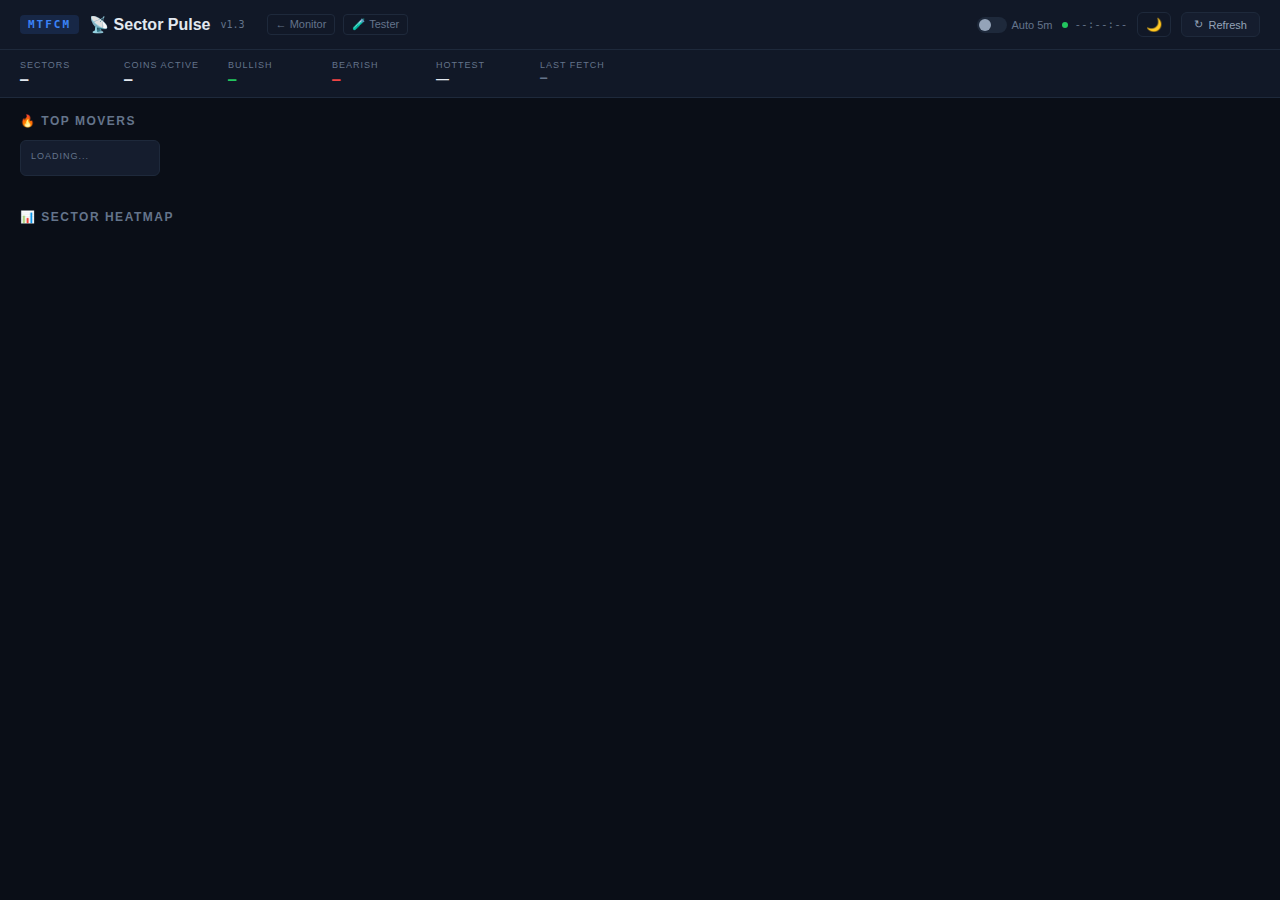
<file: sector-pulse.html>
<!DOCTYPE html>
<html lang="en">
<head>
<meta charset="UTF-8">
<meta name="viewport" content="width=device-width, initial-scale=1.0">
<meta name="description" content="MTFCM Sector Pulse — Crypto sector heatmap with real-time scoring">
<meta http-equiv="Content-Security-Policy" content="default-src 'self'; script-src 'self' 'unsafe-inline'; style-src 'self' 'unsafe-inline' https://fonts.googleapis.com; font-src https://fonts.gstatic.com; img-src 'self' https://assets.coingecko.com https://*.coinicons.net data:; connect-src https://api.binance.com https://api1.binance.com https://api2.binance.com https://api3.binance.com https://api.allorigins.win;">
<title>MTFCM — Sector Pulse v1.3</title>
<link rel="preconnect" href="https://fonts.googleapis.com" crossorigin>
<link rel="preconnect" href="https://fonts.gstatic.com" crossorigin>
<link href="https://fonts.googleapis.com/css2?family=Inter:wght@400;500;600;700&family=JetBrains+Mono:wght@400;500;600;700&display=swap" rel="stylesheet">
<style>
:root {
    --bg-primary: #0a0e17;
    --bg-secondary: #111827;
    --bg-card: #151d2e;
    --bg-card-hover: #1a2540;
    --border: #1e293b;
    --border-active: #334155;
    --text-primary: #e2e8f0;
    --text-secondary: #94a3b8;
    --text-muted: #64748b;
    --accent-green: #22c55e;
    --accent-green-dim: rgba(34,197,94,0.15);
    --accent-red: #ef4444;
    --accent-red-dim: rgba(239,68,68,0.15);
    --accent-yellow: #eab308;
    --accent-yellow-dim: rgba(234,179,8,0.15);
    --accent-blue: #3b82f6;
    --accent-blue-dim: rgba(59,130,246,0.15);
    --accent-purple: #a855f7;
    --accent-cyan: #06b6d4;
    --radius: 10px;
    --radius-sm: 6px;
}
[data-theme="light-simple"] {
    --bg-primary: #f8fafc;
    --bg-secondary: #ffffff;
    --bg-card: #ffffff;
    --bg-card-hover: #f1f5f9;
    --border: #e2e8f0;
    --border-active: #cbd5e1;
    --text-primary: #1e293b;
    --text-secondary: #475569;
    --text-muted: #94a3b8;
    --accent-green-dim: rgba(34,197,94,0.1);
    --accent-red-dim: rgba(239,68,68,0.1);
    --accent-yellow-dim: rgba(234,179,8,0.1);
    --accent-blue-dim: rgba(59,130,246,0.1);
}
[data-theme="colorful"] {
    --bg-primary: #0f0a1a;
    --bg-secondary: #1a1030;
    --bg-card: #1e1435;
    --bg-card-hover: #2a1e4a;
    --border: #2d2050;
    --border-active: #4a3570;
}

* { margin:0; padding:0; box-sizing:border-box; }
body { font-family:'Inter',sans-serif; background:var(--bg-primary); color:var(--text-primary); min-height:100vh; overflow-x:hidden; }
.mono { font-family:'JetBrains Mono',monospace; }

/* ── Header ── */
.sp-header {
    display:flex; align-items:center; justify-content:space-between;
    padding:12px 20px; border-bottom:1px solid var(--border);
    background:var(--bg-secondary); position:sticky; top:0; z-index:100;
}
.sp-header-left { display:flex; align-items:center; gap:10px; }
.sp-logo {
    font-size:11px; font-weight:700; letter-spacing:2px; text-transform:uppercase;
    color:var(--accent-blue); background:var(--accent-blue-dim);
    padding:3px 8px; border-radius:4px; text-decoration:none;
}
.sp-title { font-size:16px; font-weight:600; }
.sp-version { font-size:10px; color:var(--text-muted); }
.sp-nav-links { display:flex; gap:8px; margin-left:12px; }
.sp-nav-link {
    font-size:11px; color:var(--text-muted); text-decoration:none;
    padding:3px 8px; border-radius:4px; border:1px solid var(--border);
    transition:all 0.2s;
}
.sp-nav-link:hover { color:var(--accent-blue); border-color:var(--accent-blue); }
.sp-header-right { display:flex; align-items:center; gap:10px; }
.sp-status { display:flex; align-items:center; gap:5px; font-size:11px; color:var(--text-muted); }
.sp-status-dot {
    width:6px; height:6px; border-radius:50%; background:var(--accent-green);
    animation:pulse-dot 2s infinite;
}
.sp-status-dot.loading { background:var(--accent-yellow); }
.sp-status-dot.error { background:var(--accent-red); animation:none; }
@keyframes pulse-dot { 0%,100%{opacity:1} 50%{opacity:0.4} }

.sp-clock { font-size:11px; color:var(--text-muted); min-width:54px; text-align:right; }

.sp-refresh-btn {
    background:var(--bg-card); border:1px solid var(--border); color:var(--text-secondary);
    padding:5px 12px; border-radius:var(--radius-sm); cursor:pointer;
    font-size:11px; font-family:inherit; transition:all 0.2s;
    display:flex; align-items:center; gap:5px;
}
.sp-refresh-btn:hover { border-color:var(--accent-blue); color:var(--accent-blue); }
.sp-refresh-btn:disabled { opacity:0.5; cursor:not-allowed; }
.sp-refresh-btn .spin-icon { display:inline-block; }
.sp-refresh-btn.refreshing .spin-icon { animation:spin 0.8s linear infinite; }
@keyframes spin { to{transform:rotate(360deg)} }

/* Auto-refresh toggle */
.sp-auto-refresh { display:flex; align-items:center; gap:5px; font-size:11px; color:var(--text-muted); }
.sp-toggle { position:relative; width:30px; height:16px; cursor:pointer; }
.sp-toggle input { opacity:0; width:0; height:0; }
.sp-toggle-slider {
    position:absolute; top:0; left:0; right:0; bottom:0;
    background:var(--border); border-radius:8px; transition:0.2s;
}
.sp-toggle-slider::before {
    content:''; position:absolute; height:12px; width:12px; left:2px; bottom:2px;
    background:var(--text-secondary); border-radius:50%; transition:0.2s;
}
.sp-toggle input:checked + .sp-toggle-slider { background:var(--accent-blue-dim); }
.sp-toggle input:checked + .sp-toggle-slider::before { transform:translateX(14px); background:var(--accent-blue); }

/* Theme toggle */
.sp-theme-btn {
    background:none; border:1px solid var(--border); color:var(--text-muted);
    padding:4px 8px; border-radius:var(--radius-sm); cursor:pointer; font-size:13px;
}

/* ── Summary Bar ── */
.sp-summary {
    display:flex; gap:14px; padding:10px 20px;
    border-bottom:1px solid var(--border); background:var(--bg-secondary); overflow-x:auto;
}
.sp-summary-item { display:flex; flex-direction:column; gap:1px; min-width:90px; }
.sp-summary-label { font-size:9px; text-transform:uppercase; letter-spacing:1px; color:var(--text-muted); }
.sp-summary-value { font-size:14px; font-weight:600; }

/* ── Progress ── */
.sp-progress-bar { height:2px; background:var(--border); position:relative; overflow:hidden; display:none; }
.sp-progress-bar.active { display:block; }
.sp-progress-fill { height:100%; background:var(--accent-blue); transition:width 0.3s ease; width:0%; }

/* ── Content ── */
.sp-content { padding:16px 20px; }
.sp-section-title {
    font-size:12px; font-weight:600; text-transform:uppercase;
    letter-spacing:1.5px; color:var(--text-muted); margin-bottom:12px;
}

/* ── Heatmap Grid ── */
.sp-heatmap { display:grid; grid-template-columns:repeat(auto-fill,minmax(260px,1fr)); gap:10px; margin-bottom:28px; }

/* ── Sector Card ── */
.sp-card {
    background:var(--bg-card); border:1px solid var(--border); border-radius:var(--radius);
    padding:14px; cursor:pointer; transition:all 0.25s; position:relative; overflow:hidden;
    animation:fadeIn 0.4s ease;
}
@keyframes fadeIn { from{opacity:0;transform:translateY(8px)} to{opacity:1;transform:translateY(0)} }
.sp-card::before {
    content:''; position:absolute; top:0; left:0; right:0; height:3px;
    border-radius:var(--radius) var(--radius) 0 0; transition:all 0.25s;
}
.sp-card.bullish::before { background:var(--accent-green); }
.sp-card.bearish::before { background:var(--accent-red); }
.sp-card.neutral::before { background:var(--accent-yellow); }
.sp-card:hover { border-color:var(--border-active); background:var(--bg-card-hover); transform:translateY(-2px); box-shadow:0 8px 24px rgba(0,0,0,0.3); }
.sp-card.expanded { border-color:var(--accent-blue); box-shadow:0 0 0 1px var(--accent-blue-dim); }

.sp-card-header { display:flex; justify-content:space-between; align-items:flex-start; margin-bottom:10px; }
.sp-card-name { font-size:14px; font-weight:600; }
.sp-card-count { font-size:10px; color:var(--text-muted); margin-top:2px; }
.sp-card-score { font-size:20px; font-weight:700; line-height:1; }
.sp-card-score.bullish { color:var(--accent-green); }
.sp-card-score.bearish { color:var(--accent-red); }
.sp-card-score.neutral { color:var(--accent-yellow); }

.sp-card-body { display:flex; align-items:center; gap:10px; margin-bottom:8px; }
.sp-sparkline-container { flex:1; height:32px; position:relative; }
.sp-sparkline-container canvas { width:100%; height:100%; display:block; }
.sp-card-trend { font-size:11px; font-weight:500; padding:2px 7px; border-radius:4px; white-space:nowrap; }
.sp-card-trend.up { background:var(--accent-green-dim); color:var(--accent-green); }
.sp-card-trend.down { background:var(--accent-red-dim); color:var(--accent-red); }
.sp-card-trend.flat { background:var(--accent-yellow-dim); color:var(--accent-yellow); }

/* Coin Pills */
.sp-card-coins { display:flex; flex-wrap:wrap; gap:3px; margin-top:8px; padding-top:8px; border-top:1px solid var(--border); }
.sp-coin-pill {
    font-size:9px; padding:2px 6px; border-radius:3px;
    background:rgba(255,255,255,0.05); color:var(--text-muted); transition:all 0.15s;
}
.sp-coin-pill.positive { color:var(--accent-green); background:var(--accent-green-dim); }
.sp-coin-pill.negative { color:var(--accent-red); background:var(--accent-red-dim); }

/* Expanded Detail */
.sp-card-detail { display:none; margin-top:10px; padding-top:10px; border-top:1px solid var(--border); animation:slideDown 0.25s ease; }
.sp-card-detail.visible { display:block; }
@keyframes slideDown { from{opacity:0;max-height:0} to{opacity:1;max-height:600px} }

.sp-detail-table { width:100%; border-collapse:collapse; }
.sp-detail-table th { font-size:9px; text-transform:uppercase; letter-spacing:1px; color:var(--text-muted); text-align:left; padding:3px 6px; border-bottom:1px solid var(--border); }
.sp-detail-table td { font-size:11px; padding:4px 6px; border-bottom:1px solid rgba(255,255,255,0.03); color:var(--text-secondary); }
.sp-detail-table tr:hover td { background:rgba(255,255,255,0.02); }

/* Top Movers */
.sp-movers { display:flex; gap:10px; margin-bottom:28px; overflow-x:auto; padding-bottom:6px; }
.sp-mover-card { min-width:140px; background:var(--bg-card); border:1px solid var(--border); border-radius:var(--radius-sm); padding:10px; flex-shrink:0; }
.sp-mover-label { font-size:9px; color:var(--text-muted); text-transform:uppercase; letter-spacing:1px; margin-bottom:4px; }
.sp-mover-name { font-size:13px; font-weight:600; }
.sp-mover-score { font-size:11px; margin-top:3px; }

/* Skeleton */
.sp-skeleton {
    background:var(--bg-card); border:1px solid var(--border); border-radius:var(--radius);
    padding:14px; min-height:120px; position:relative; overflow:hidden;
}
.sp-skeleton::after {
    content:''; position:absolute; top:0; left:-100%; right:0; bottom:0; width:200%;
    background:linear-gradient(90deg,transparent 25%,rgba(255,255,255,0.03) 50%,transparent 75%);
    animation:shimmer 1.5s infinite;
}
@keyframes shimmer { 0%{transform:translateX(-50%)} 100%{transform:translateX(50%)} }
.sp-skeleton-line { height:10px; background:rgba(255,255,255,0.06); border-radius:4px; margin-bottom:8px; }
.sp-skeleton-line.short { width:60%; }
.sp-skeleton-line.medium { width:80%; }

/* Error */
.sp-error { text-align:center; padding:40px 20px; color:var(--text-muted); }
.sp-error-icon { font-size:28px; margin-bottom:10px; }
.sp-error-msg { font-size:13px; margin-bottom:6px; }
.sp-error-hint { font-size:11px; }

/* ── Responsive ── */
@media(max-width:768px) {
    .sp-header { padding:10px 14px; flex-wrap:wrap; gap:6px; }
    .sp-content { padding:12px 14px; }
    .sp-heatmap { grid-template-columns:1fr; }
    .sp-summary { gap:10px; padding:8px 14px; }
    .sp-title { font-size:14px; }
    .sp-auto-refresh span { display:none; }
    .sp-nav-links { display:none; }
}
</style>
</head>
<body>

<!-- ── HEADER ── -->
<header class="sp-header">
    <div class="sp-header-left">
        <a href="index.html" class="sp-logo mono">MTFCM</a>
        <span class="sp-title">📡 Sector Pulse</span>
        <span class="sp-version mono">v1.3</span>
        <div class="sp-nav-links">
            <a href="index.html" class="sp-nav-link">← Monitor</a>
            <a href="backtest.html" class="sp-nav-link">🧪 Tester</a>
        </div>
    </div>
    <div class="sp-header-right">
        <div class="sp-auto-refresh">
            <label class="sp-toggle"><input type="checkbox" id="autoRefreshToggle"><span class="sp-toggle-slider"></span></label>
            <span>Auto 5m</span>
        </div>
        <div class="sp-status">
            <span class="sp-status-dot" id="statusDot"></span>
            <span class="mono sp-clock" id="liveClock">--:--:--</span>
        </div>
        <button class="sp-theme-btn" id="themeToggle" title="Toggle theme">🌙</button>
        <button class="sp-refresh-btn" id="refreshBtn" onclick="manualRefresh()">
            <span class="spin-icon">↻</span> Refresh
        </button>
    </div>
</header>

<!-- ── PROGRESS ── -->
<div class="sp-progress-bar" id="progressBar"><div class="sp-progress-fill" id="progressFill"></div></div>

<!-- ── SUMMARY ── -->
<div class="sp-summary" id="summaryBar">
    <div class="sp-summary-item"><span class="sp-summary-label">Sectors</span><span class="sp-summary-value mono" id="sumSectors">—</span></div>
    <div class="sp-summary-item"><span class="sp-summary-label">Coins Active</span><span class="sp-summary-value mono" id="sumCoins">—</span></div>
    <div class="sp-summary-item"><span class="sp-summary-label">Bullish</span><span class="sp-summary-value mono" id="sumBullish" style="color:var(--accent-green)">—</span></div>
    <div class="sp-summary-item"><span class="sp-summary-label">Bearish</span><span class="sp-summary-value mono" id="sumBearish" style="color:var(--accent-red)">—</span></div>
    <div class="sp-summary-item"><span class="sp-summary-label">Hottest</span><span class="sp-summary-value" id="sumHottest" style="font-size:13px">—</span></div>
    <div class="sp-summary-item"><span class="sp-summary-label">Last Fetch</span><span class="sp-summary-value mono" id="sumLastFetch" style="font-size:12px;color:var(--text-muted)">—</span></div>
</div>

<!-- ── CONTENT ── -->
<div class="sp-content">
    <div class="sp-section-title">🔥 Top Movers</div>
    <div class="sp-movers" id="topMovers"><div class="sp-mover-card"><div class="sp-mover-label">Loading...</div></div></div>
    <div class="sp-section-title">📊 Sector Heatmap</div>
    <div class="sp-heatmap" id="heatmapGrid"></div>
</div>

<!-- Load shared coins config -->
<script src="coins.js"></script>

<script>
// ═══════════════════════════════════════════════════════════════
//  BUILD SECTOR MAP FROM COINS_CONFIG + SECTOR_CONFIG
// ═══════════════════════════════════════════════════════════════

const SECTOR_MAP = {};
for (const [name, cfg] of Object.entries(SECTOR_CONFIG)) {
    SECTOR_MAP[name] = { icon: cfg.icon, coins: [] };
}
for (const coin of COINS_CONFIG) {
    const sector = coin.sector;
    if (sector && SECTOR_MAP[sector]) {
        const base = coin.symbol.replace('USDT', '');
        SECTOR_MAP[sector].coins.push(base);
    }
}
// Remove empty sectors
for (const [name, data] of Object.entries(SECTOR_MAP)) {
    if (data.coins.length === 0) delete SECTOR_MAP[name];
}

// ═══════════════════════════════════════════════════════════════
//  THEME (synced with main MTFCM)
// ═══════════════════════════════════════════════════════════════

function applyTheme(theme) {
    document.documentElement.setAttribute('data-theme', theme);
    const btn = document.getElementById('themeToggle');
    if (theme === 'dark') btn.textContent = '☀️';
    else if (theme === 'light-simple') btn.textContent = '🎨';
    else btn.textContent = '🌙';
}

// Load saved theme from MTFCM settings
try {
    const saved = JSON.parse(localStorage.getItem('mtfcm_settings') || '{}');
    applyTheme(saved.theme || 'dark');
} catch { applyTheme('dark'); }

document.getElementById('themeToggle').addEventListener('click', () => {
    const curr = document.documentElement.getAttribute('data-theme') || 'dark';
    const next = curr === 'dark' ? 'light-simple' : curr === 'light-simple' ? 'colorful' : 'dark';
    applyTheme(next);
    // Sync to MTFCM settings
    try {
        const s = JSON.parse(localStorage.getItem('mtfcm_settings') || '{}');
        s.theme = next;
        localStorage.setItem('mtfcm_settings', JSON.stringify(s));
    } catch {}
});

// ═══════════════════════════════════════════════════════════════
//  STATE
// ═══════════════════════════════════════════════════════════════

let allTickerData = {};
let sectorResults = {};
let sparklineHistory = {};
let expandedCard = null;
let isLoading = false;
let autoRefreshInterval = null;
const MAX_SPARKLINE = 48;
const BINANCE_API = 'https://api.binance.com/api/v3';
let useProxy = false;

async function apiFetch(endpoint) {
    if (!useProxy) {
        try {
            const res = await fetch(`${BINANCE_API}${endpoint}`);
            if (res.ok) return await res.json();
            throw new Error(`HTTP ${res.status}`);
        } catch (e) {
            console.warn('Direct API blocked, switching to proxy...', e.message);
            useProxy = true;
        }
    }
    const proxyUrl = 'https://api.allorigins.win/raw?url=' + encodeURIComponent(`https://api.binance.com/api/v3${endpoint}`);
    const res = await fetch(proxyUrl);
    if (!res.ok) throw new Error(`Proxy HTTP ${res.status}`);
    return await res.json();
}

// ═══════════════════════════════════════════════════════════════
//  LIVE CLOCK
// ═══════════════════════════════════════════════════════════════

function updateClock() {
    const now = new Date();
    document.getElementById('liveClock').textContent =
        `${String(now.getHours()).padStart(2,'0')}:${String(now.getMinutes()).padStart(2,'0')}:${String(now.getSeconds()).padStart(2,'0')}`;
}
setInterval(updateClock, 1000);
updateClock();

// ═══════════════════════════════════════════════════════════════
//  DATA FETCHING
// ═══════════════════════════════════════════════════════════════

async function fetchAllTickers() {
    try {
        const data = await apiFetch('/ticker/24hr');
        allTickerData = {};
        for (const t of data) {
            if (t.symbol.endsWith('USDT')) {
                allTickerData[t.symbol.replace('USDT', '')] = t;
            }
        }
        return true;
    } catch (err) {
        console.error('Bulk ticker fetch failed:', err);
        return false;
    }
}

async function fetchKlines(symbol, interval = '1h', limit = 20) {
    try { return await apiFetch(`/klines?symbol=${symbol}USDT&interval=${interval}&limit=${limit}`); }
    catch { return null; }
}

// ═══════════════════════════════════════════════════════════════
//  TECHNICAL INDICATORS
// ═══════════════════════════════════════════════════════════════

function calcRSI(closes, period = 14) {
    if (closes.length < period + 1) return 50;
    let gains = 0, losses = 0;
    for (let i = 1; i <= period; i++) {
        const d = closes[i] - closes[i - 1];
        if (d > 0) gains += d; else losses -= d;
    }
    let ag = gains / period, al = losses / period;
    for (let i = period + 1; i < closes.length; i++) {
        const d = closes[i] - closes[i - 1];
        ag = (ag * (period - 1) + (d > 0 ? d : 0)) / period;
        al = (al * (period - 1) + (d < 0 ? -d : 0)) / period;
    }
    if (al === 0) return 100;
    return 100 - (100 / (1 + ag / al));
}

function calcEMAFull(data, period) {
    const k = 2 / (period + 1);
    const ema = [data[0]];
    for (let i = 1; i < data.length; i++) ema.push(data[i] * k + ema[i - 1] * (1 - k));
    return ema;
}

function calcMACD(closes) {
    if (closes.length < 26) return { hist: 0 };
    const ema12 = calcEMAFull(closes, 12);
    const ema26 = calcEMAFull(closes, 26);
    const macdLine = ema12.map((v, i) => v - ema26[i]);
    const signal = calcEMAFull(macdLine.slice(-9), 9);
    return { hist: macdLine[macdLine.length - 1] - signal[signal.length - 1] };
}

function scoreCoin(ticker, closes) {
    let score = 50;
    if (!ticker) return { score, rsi: 50 };
    const change24h = parseFloat(ticker.priceChangePercent);
    const rsi = closes.length > 14 ? calcRSI(closes) : 50;
    const macd = closes.length > 26 ? calcMACD(closes) : { hist: 0 };

    // Price momentum ±20
    score += Math.max(-20, Math.min(20, change24h * 2));
    // RSI ±15
    if (rsi > 60) score += Math.min(15, (rsi - 50) * 0.5);
    else if (rsi < 40) score -= Math.min(15, (50 - rsi) * 0.5);
    // MACD ±10
    if (macd.hist > 0) score += 10;
    else if (macd.hist < 0) score -= 10;

    return { score: Math.max(0, Math.min(100, Math.round(score))), rsi: Math.round(rsi * 10) / 10 };
}

// ═══════════════════════════════════════════════════════════════
//  SECTOR PROCESSING
// ═══════════════════════════════════════════════════════════════

async function processSector(sectorName, coinList) {
    const coins = [];
    for (let i = 0; i < coinList.length; i += 3) {
        const batch = coinList.slice(i, i + 3);
        const results = await Promise.all(batch.map(async symbol => {
            const ticker = allTickerData[symbol];
            if (!ticker) return null;
            let closes = [];
            try {
                const klines = await fetchKlines(symbol, '1h', 20);
                if (klines) closes = klines.map(k => parseFloat(k[4]));
            } catch {}
            const { score, rsi } = scoreCoin(ticker, closes);
            return {
                symbol, price: parseFloat(ticker.lastPrice),
                change24h: parseFloat(ticker.priceChangePercent),
                volume: parseFloat(ticker.quoteVolume), rsi, score
            };
        }));
        coins.push(...results.filter(Boolean));
    }
    if (coins.length === 0) return null;

    // Volume-weighted aggregate
    const totalVol = coins.reduce((s, c) => s + c.volume, 0);
    let aggScore = totalVol > 0
        ? coins.reduce((s, c) => s + c.score * (c.volume / totalVol), 0)
        : coins.reduce((s, c) => s + c.score, 0) / coins.length;
    aggScore = Math.round(aggScore);

    // Trend from sparkline history
    const hist = sparklineHistory[sectorName] || [];
    let trend = 'flat';
    if (hist.length >= 3) {
        const delta = hist[hist.length - 1] - hist[hist.length - 3];
        if (delta > 3) trend = 'up'; else if (delta < -3) trend = 'down';
    }

    return {
        name: sectorName, icon: SECTOR_MAP[sectorName].icon,
        score: aggScore, trend,
        coins: coins.sort((a, b) => b.score - a.score),
        avgChange: coins.reduce((s, c) => s + c.change24h, 0) / coins.length,
        coinCount: coins.length
    };
}

// ═══════════════════════════════════════════════════════════════
//  SPARKLINE
// ═══════════════════════════════════════════════════════════════

function drawSparkline(canvas, data, color) {
    if (!canvas || data.length < 2) return;
    const dpr = window.devicePixelRatio || 1;
    const rect = canvas.getBoundingClientRect();
    if (rect.width === 0) return;
    canvas.width = rect.width * dpr;
    canvas.height = rect.height * dpr;
    const ctx = canvas.getContext('2d');
    ctx.scale(dpr, dpr);
    const w = rect.width, h = rect.height, pad = 3;
    const min = Math.min(...data) - 2, max = Math.max(...data) + 2, range = max - min || 1;
    const stepX = (w - pad * 2) / (data.length - 1);

    const colors = {
        green: { line:'#22c55e', top:'rgba(34,197,94,0.25)', bot:'rgba(34,197,94,0)' },
        red:   { line:'#ef4444', top:'rgba(239,68,68,0.25)', bot:'rgba(239,68,68,0)' },
        yellow:{ line:'#eab308', top:'rgba(234,179,8,0.2)',  bot:'rgba(234,179,8,0)' }
    };
    const c = colors[color] || colors.yellow;

    const grad = ctx.createLinearGradient(0, 0, 0, h);
    grad.addColorStop(0, c.top); grad.addColorStop(1, c.bot);
    ctx.beginPath(); ctx.moveTo(pad, h);
    for (let i = 0; i < data.length; i++) ctx.lineTo(pad + i * stepX, h - pad - ((data[i] - min) / range) * (h - pad * 2));
    ctx.lineTo(pad + (data.length - 1) * stepX, h); ctx.closePath();
    ctx.fillStyle = grad; ctx.fill();

    ctx.beginPath();
    for (let i = 0; i < data.length; i++) {
        const x = pad + i * stepX, y = h - pad - ((data[i] - min) / range) * (h - pad * 2);
        i === 0 ? ctx.moveTo(x, y) : ctx.lineTo(x, y);
    }
    ctx.strokeStyle = c.line; ctx.lineWidth = 1.5; ctx.lineJoin = 'round'; ctx.stroke();

    const lx = pad + (data.length - 1) * stepX;
    const ly = h - pad - ((data[data.length - 1] - min) / range) * (h - pad * 2);
    ctx.beginPath(); ctx.arc(lx, ly, 2.5, 0, Math.PI * 2); ctx.fillStyle = c.line; ctx.fill();
}

// ═══════════════════════════════════════════════════════════════
//  UI HELPERS
// ═══════════════════════════════════════════════════════════════

function cls(score) { return score >= 60 ? 'bullish' : score <= 40 ? 'bearish' : 'neutral'; }
function trendCls(t) { return t === 'up' ? 'up' : t === 'down' ? 'down' : 'flat'; }
function trendLabel(t) { return t === 'up' ? '▲ Rising' : t === 'down' ? '▼ Falling' : '▸ Flat'; }
function sparkColor(score) { return score >= 60 ? 'green' : score <= 40 ? 'red' : 'yellow'; }

function setProgress(pct) {
    const bar = document.getElementById('progressBar');
    const fill = document.getElementById('progressFill');
    if (pct <= 0) { bar.classList.remove('active'); return; }
    bar.classList.add('active'); fill.style.width = pct + '%';
}
function setStatus(s) {
    document.getElementById('statusDot').className = 'sp-status-dot' + (s === 'loading' ? ' loading' : s === 'error' ? ' error' : '');
}

// ═══════════════════════════════════════════════════════════════
//  RENDER
// ═══════════════════════════════════════════════════════════════

function renderSkeletons() {
    const grid = document.getElementById('heatmapGrid');
    const count = Object.keys(SECTOR_MAP).length;
    let html = '';
    for (let i = 0; i < count; i++) {
        html += '<div class="sp-skeleton"><div class="sp-skeleton-line short"></div><div class="sp-skeleton-line medium"></div><div class="sp-skeleton-line"></div></div>';
    }
    grid.innerHTML = html;
}

function buildCardHTML(s) {
    const c = cls(s.score), tc = trendCls(s.trend);
    const isExpanded = expandedCard === s.name;
    let detailHTML = '';
    if (isExpanded) {
        detailHTML = '<div class="sp-card-detail visible"><table class="sp-detail-table"><thead><tr><th>Coin</th><th>Price</th><th>24h</th><th>RSI</th><th>Score</th></tr></thead><tbody>';
        for (const coin of s.coins) {
            const chgCol = coin.change24h >= 0 ? 'var(--accent-green)' : 'var(--accent-red)';
            const rsiCol = coin.rsi > 70 ? 'var(--accent-red)' : coin.rsi < 30 ? 'var(--accent-green)' : 'var(--text-secondary)';
            const sCol = coin.score >= 60 ? 'var(--accent-green)' : coin.score <= 40 ? 'var(--accent-red)' : 'var(--accent-yellow)';
            detailHTML += `<tr>
                <td class="mono" style="font-weight:600;color:var(--text-primary)">${coin.symbol}</td>
                <td class="mono">$${coin.price < 1 ? coin.price.toPrecision(4) : coin.price.toLocaleString(undefined,{maximumFractionDigits:2})}</td>
                <td class="mono" style="color:${chgCol}">${coin.change24h >= 0 ? '+' : ''}${coin.change24h.toFixed(2)}%</td>
                <td class="mono" style="color:${rsiCol}">${coin.rsi.toFixed(1)}</td>
                <td class="mono" style="color:${sCol};font-weight:700">${coin.score}</td>
            </tr>`;
        }
        detailHTML += '</tbody></table></div>';
    }
    return `
    <div class="sp-card ${c} ${isExpanded ? 'expanded' : ''}" data-sector="${s.name}" onclick="toggleExpand('${s.name}')">
        <div class="sp-card-header">
            <div>
                <div class="sp-card-name">${s.icon} ${s.name}</div>
                <div class="sp-card-count mono">${s.coinCount} coins · avg ${s.avgChange >= 0 ? '+' : ''}${s.avgChange.toFixed(1)}%</div>
            </div>
            <div class="sp-card-score ${c} mono">${s.score}</div>
        </div>
        <div class="sp-card-body">
            <div class="sp-sparkline-container">
                <canvas class="sp-spark-canvas" data-sector="${s.name}" width="200" height="32"></canvas>
            </div>
            <span class="sp-card-trend ${tc} mono">${trendLabel(s.trend)}</span>
        </div>
        <div class="sp-card-coins">
            ${s.coins.slice(0, 8).map(coin => {
                const p = coin.change24h >= 0 ? 'positive' : 'negative';
                return `<span class="sp-coin-pill ${p} mono">${coin.symbol} ${coin.change24h >= 0 ? '+' : ''}${coin.change24h.toFixed(1)}%</span>`;
            }).join('')}
            ${s.coins.length > 8 ? `<span class="sp-coin-pill mono">+${s.coins.length - 8}</span>` : ''}
        </div>
        ${detailHTML}
    </div>`;
}

function renderHeatmap(sectors) {
    const grid = document.getElementById('heatmapGrid');
    const sorted = [...sectors].sort((a, b) => b.score - a.score);
    grid.innerHTML = sorted.map(s => buildCardHTML(s)).join('');
    requestAnimationFrame(() => {
        document.querySelectorAll('.sp-spark-canvas').forEach(canvas => {
            const name = canvas.dataset.sector;
            const hist = sparklineHistory[name] || [];
            const s = sectorResults[name];
            if (s && hist.length >= 1) {
                const pts = hist.length === 1 ? [hist[0], hist[0]] : hist;
                drawSparkline(canvas, pts, sparkColor(s.score));
            }
        });
    });
}

function toggleExpand(name) {
    expandedCard = expandedCard === name ? null : name;
    const sectors = Object.values(sectorResults).filter(Boolean);
    if (sectors.length) renderHeatmap(sectors);
}

function renderTopMovers(sectors) {
    if (sectors.length === 0) return;
    const sorted = [...sectors].sort((a, b) => b.score - a.score);
    const hottest = sorted[0], coldest = sorted[sorted.length - 1];
    const gainer = sectors.reduce((a, b) => b.avgChange > a.avgChange ? b : a);
    document.getElementById('topMovers').innerHTML = `
        <div class="sp-mover-card">
            <div class="sp-mover-label">🔥 Hottest</div>
            <div class="sp-mover-name">${hottest.icon} ${hottest.name}</div>
            <div class="sp-mover-score mono" style="color:var(--accent-green)">Score: ${hottest.score}</div>
        </div>
        <div class="sp-mover-card">
            <div class="sp-mover-label">🧊 Coldest</div>
            <div class="sp-mover-name">${coldest.icon} ${coldest.name}</div>
            <div class="sp-mover-score mono" style="color:var(--accent-red)">Score: ${coldest.score}</div>
        </div>
        <div class="sp-mover-card">
            <div class="sp-mover-label">📈 Top Gainer</div>
            <div class="sp-mover-name">${gainer.icon} ${gainer.name}</div>
            <div class="sp-mover-score mono" style="color:var(--accent-green)">Avg ${gainer.avgChange >= 0 ? '+' : ''}${gainer.avgChange.toFixed(1)}%</div>
        </div>`;
}

function renderSummary(sectors) {
    const bullish = sectors.filter(s => s.score >= 60).length;
    const bearish = sectors.filter(s => s.score <= 40).length;
    const hottest = sectors.reduce((a, b) => a.score > b.score ? a : b);
    const totalCoins = sectors.reduce((s, sec) => s + sec.coinCount, 0);
    const now = new Date();
    document.getElementById('sumSectors').textContent = sectors.length;
    document.getElementById('sumCoins').textContent = totalCoins;
    document.getElementById('sumBullish').textContent = bullish;
    document.getElementById('sumBearish').textContent = bearish;
    document.getElementById('sumHottest').textContent = `${hottest.icon} ${hottest.name}`;
    document.getElementById('sumHottest').style.color = 'var(--accent-green)';
    document.getElementById('sumLastFetch').textContent =
        `${String(now.getHours()).padStart(2,'0')}:${String(now.getMinutes()).padStart(2,'0')}:${String(now.getSeconds()).padStart(2,'0')}`;
}

// ═══════════════════════════════════════════════════════════════
//  MAIN FETCH LOOP
// ═══════════════════════════════════════════════════════════════

async function refreshAll() {
    if (isLoading) return;
    isLoading = true;
    const btn = document.getElementById('refreshBtn');
    btn.classList.add('refreshing'); btn.disabled = true;
    setStatus('loading'); renderSkeletons(); setProgress(5);

    const ok = await fetchAllTickers();
    if (!ok) {
        setStatus('error');
        document.getElementById('heatmapGrid').innerHTML = `
            <div class="sp-error"><div class="sp-error-icon">⚠️</div>
            <div class="sp-error-msg">Failed to fetch market data</div>
            <div class="sp-error-hint">Check your internet connection and try Refresh.</div></div>`;
        setProgress(0); btn.classList.remove('refreshing'); btn.disabled = false; isLoading = false;
        return;
    }
    setProgress(20);

    const sectorNames = Object.keys(SECTOR_MAP);
    const allSectors = [];
    let completed = 0;

    for (const name of sectorNames) {
        const data = await processSector(name, SECTOR_MAP[name].coins);
        completed++;
        setProgress(20 + (completed / sectorNames.length) * 75);
        if (data) {
            sectorResults[name] = data;
            allSectors.push(data);
            if (!sparklineHistory[name]) sparklineHistory[name] = [];
            sparklineHistory[name].push(data.score);
            if (sparklineHistory[name].length > MAX_SPARKLINE) sparklineHistory[name] = sparklineHistory[name].slice(-MAX_SPARKLINE);
            renderHeatmap(allSectors);
        }
    }

    if (allSectors.length > 0) {
        renderSummary(allSectors);
        renderTopMovers(allSectors);
    }

    try { localStorage.setItem('mtfcm_sp_sparklines', JSON.stringify(sparklineHistory)); } catch {}
    setProgress(100);
    setTimeout(() => setProgress(0), 500);
    setStatus('live');
    btn.classList.remove('refreshing'); btn.disabled = false; isLoading = false;
}

function manualRefresh() { refreshAll(); }

document.getElementById('autoRefreshToggle').addEventListener('change', function() {
    if (this.checked) autoRefreshInterval = setInterval(refreshAll, 5 * 60 * 1000);
    else { clearInterval(autoRefreshInterval); autoRefreshInterval = null; }
});

// ═══════════════════════════════════════════════════════════════
//  INIT
// ═══════════════════════════════════════════════════════════════

try {
    const saved = localStorage.getItem('mtfcm_sp_sparklines');
    if (saved) sparklineHistory = JSON.parse(saved);
} catch {}

refreshAll();
</script>
</body>
</html>
</file>
